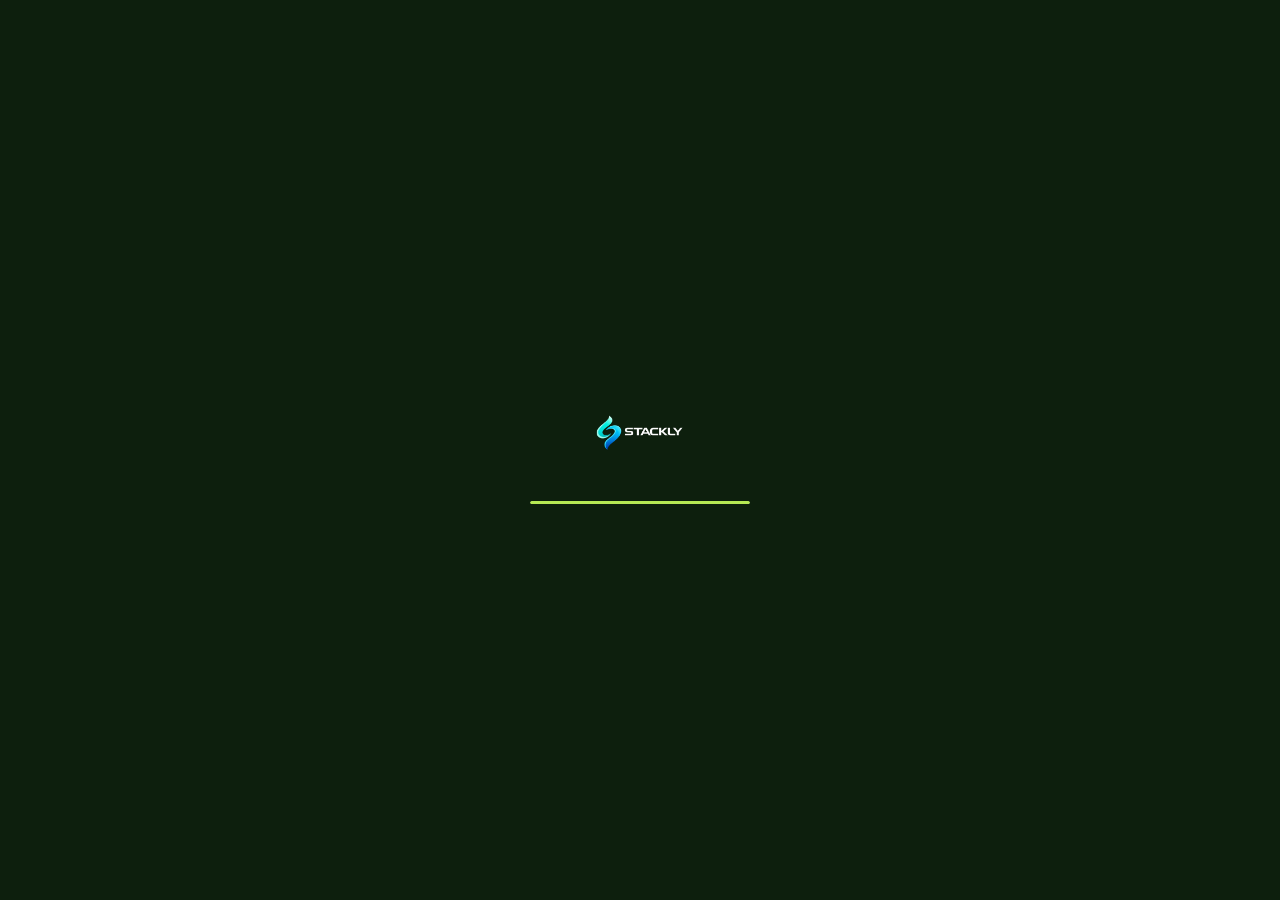
<file: auth.html>
<!DOCTYPE html>
<html lang="en">
<head>
  <meta charset="UTF-8">
  <meta name="viewport" content="width=device-width, initial-scale=1.0">
  <title>Sign In — Stackly Farm</title>
  <link href="https://fonts.googleapis.com/css2?family=Fraunces:ital,opsz,wght@0,9..144,300;0,9..144,600;1,9..144,300&family=DM+Sans:wght@300;400;500&display=swap" rel="stylesheet">
  <link rel="stylesheet" href="style.css">
  <style>
    /* ── AUTH PAGE ───────────────────────────────────────── */
    .auth-page {
      display: flex;
      min-height: 100vh;
      background: var(--cream);
    }
    .auth-left {
      flex: 1;
      background: linear-gradient(135deg, var(--g100) 0%, #0d1f0d 100%);
      display: flex;
      flex-direction: column;
      justify-content: flex-start;
      align-items: center;
      padding: 80px 40px 60px;
      position: relative;
      overflow: hidden;
    }
    .auth-left::before {
      content: '';
      position: absolute;
      inset: 0;
      background: radial-gradient(circle at 20% 50%, rgba(181,232,83,.1) 0%, transparent 50%),
                  radial-gradient(circle at 80% 80%, rgba(106,191,94,.08) 0%, transparent 50%);
      pointer-events: none;
    }
    .auth-left-content {
      position: relative;
      z-index: 1;
      text-align: center;
      max-width: 400px;
    }
    .auth-left-logo {
      font-family: var(--font-head);
      font-size: 36px;
      color: var(--white);
      font-weight: 600;
      margin-bottom: 32px;
      display: flex;
      justify-content: center;
      align-items: center;
    }
    .auth-left-logo span {
      color: var(--accent);
    }
    .auth-left-logo img {
      height: 72px;
      width: auto;
      object-fit: contain;
    }
    .auth-left-title {
      font-family: var(--font-head);
      font-size: 32px;
      color: var(--white);
      margin-bottom: 16px;
      font-weight: 600;
      line-height: 1.4;
    }
    .auth-left-desc {
      font-size: 15px;
      color: rgba(255,255,255,.65);
      line-height: 1.8;
      margin-bottom: 48px;
    }
    .auth-features {
      display: flex;
      flex-direction: column;
      gap: 16px;
      text-align: left;
    }
    .auth-feature {
      display: flex;
      gap: 12px;
      align-items: flex-start;
    }
    .auth-feature-icon {
      font-size: 24px;
      flex-shrink: 0;
      margin-top: 4px;
    }
    .auth-feature-text {
      font-size: 14px;
      color: rgba(255,255,255,.75);
      line-height: 1.6;
    }
    .auth-feature-title {
      font-weight: 500;
      color: var(--white);
      display: block;
      margin-bottom: 2px;
    }

    .auth-right {
      flex: 1;
      display: flex;
      align-items: center;
      justify-content: center;
      padding: 60px 40px;
    }
    .auth-form-container {
      width: 100%;
      max-width: 400px;
    }
    .auth-form-header {
      margin-bottom: 32px;
    }
    .auth-form-title {
      font-family: var(--font-head);
      font-size: 28px;
      color: var(--dark);
      margin-bottom: 8px;
      font-weight: 600;
    }
    .auth-form-subtitle {
      font-size: 14px;
      color: var(--muted);
    }

    .auth-tabs {
      display: flex;
      gap: 8px;
      margin-bottom: 32px;
      background: rgba(30,74,32,.06);
      padding: 4px;
      border-radius: 10px;
    }
    .auth-tab {
      flex: 1;
      padding: 10px 16px;
      border: none;
      background: transparent;
      color: var(--muted);
      font-size: 14px;
      font-weight: 500;
      border-radius: 8px;
      cursor: pointer;
      transition: all 0.3s ease;
    }
    .auth-tab.active {
      background: var(--white);
      color: var(--dark);
      box-shadow: 0 2px 8px rgba(0,0,0,.08);
    }

    .auth-form-group {
      margin-bottom: 20px;
    }
    .auth-form-label {
      display: block;
      font-size: 13px;
      font-weight: 500;
      color: var(--text);
      margin-bottom: 8px;
      letter-spacing: 0.3px;
    }
    .auth-form-input {
      width: 100%;
      padding: 12px 16px;
      border: 1.5px solid rgba(30,74,32,.15);
      border-radius: 10px;
      font-family: var(--font-body);
      font-size: 14px;
      color: var(--dark);
      background: rgba(255,255,255,.6);
      transition: border-color 0.3s, box-shadow 0.3s;
    }
    .auth-form-input:focus {
      outline: none;
      border-color: var(--g400);
      box-shadow: 0 0 0 3px rgba(74,158,74,.1);
      background: var(--white);
    }
    .auth-form-input::placeholder {
      color: rgba(26,46,26,.4);
    }

    .auth-checkbox {
      display: flex;
      align-items: center;
      gap: 8px;
      margin-bottom: 24px;
    }
    .auth-checkbox input {
      width: 16px;
      height: 16px;
      cursor: pointer;
      accent-color: var(--g400);
    }
    .auth-checkbox label {
      font-size: 13px;
      color: var(--muted);
      cursor: pointer;
    }
    .auth-checkbox a {
      color: var(--g400);
      font-weight: 500;
      text-decoration: none;
      margin-left: auto;
      font-size: 13px;
      transition: text-decoration 0.3s;
    }
    .auth-checkbox a:hover {
      text-decoration: underline;
    }

    .auth-submit-btn {
      width: 100%;
      padding: 14px 24px;
      background: var(--white);
      color: var(--dark);
      border: 1px solid rgba(30,74,32,.1);
      border-radius: 10px;
      font-family: var(--font-body);
      font-size: 14px;
      font-weight: 600;
      cursor: auto;
      transition: all 0.3s ease;
      margin-bottom: 16px;
      box-shadow: 0 4px 18px rgba(0,0,0,.05);
    }
    .auth-submit-btn:hover {
      background: var(--cream);
      transform: translateY(-2px);
      box-shadow: 0 8px 20px rgba(0,0,0,.08);
    }
    .auth-submit-btn:active {
      transform: translateY(0);
    }

    .auth-divider {
      display: flex;
      align-items: center;
      gap: 12px;
      margin: 24px 0;
    }
    .auth-divider-line {
      flex: 1;
      height: 1px;
      background: rgba(30,74,32,.15);
    }
    .auth-divider-text {
      font-size: 12px;
      color: var(--muted);
      white-space: nowrap;
    }

    .social-login {
      display: flex;
      gap: 12px;
      margin-bottom: 24px;
    }
    .social-btn {
      flex: 1;
      padding: 12px;
      border: 1.5px solid rgba(30,74,32,.15);
      border-radius: 10px;
      background: var(--white);
      font-size: 13px;
      font-weight: 500;
      color: var(--dark);
      display: flex;
      align-items: center;
      justify-content: center;
      gap: 8px;
      cursor: pointer;
      transition: border-color 0.3s, box-shadow 0.3s, background 0.3s;
    }
    .social-btn:hover {
      border-color: var(--g400);
      box-shadow: 0 4px 12px rgba(30,74,32,.1);
      background: rgba(255,255,255,.8);
    }

    .auth-footer-text {
      font-size: 13px;
      color: var(--muted);
      text-align: center;
      margin-top: 20px;
    }
    .auth-footer-text a {
      color: var(--g400);
      font-weight: 500;
      text-decoration: none;
    }
    .auth-footer-text a:hover {
      text-decoration: underline;
    }

    .auth-message {
      padding: 12px 16px;
      border-radius: 8px;
      margin-bottom: 20px;
      font-size: 13px;
      display: none;
    }
    .auth-message.success {
      background: rgba(106,191,94,.15);
      color: var(--g300);
      display: block;
      border: 1px solid rgba(106,191,94,.3);
    }
    .auth-message.error {
      background: rgba(255,0,0,.1);
      color: #d32f2f;
      display: block;
      border: 1px solid rgba(255,0,0,.2);
    }

    /* ── BACK BUTTON ─────────────────────────────────────── */
    .auth-back-btn {
      position: absolute;
      top: 28px;
      left: 28px;
      display: flex;
      align-items: center;
      justify-content: center;
      width: 42px;
      height: 42px;
      border: 1.5px solid rgba(30,74,32,.12);
      border-radius: 12px;
      background: rgba(255,255,255,.65);
      backdrop-filter: blur(12px);
      -webkit-backdrop-filter: blur(12px);
      text-decoration: none;
      cursor: pointer;
      transition: all 0.3s ease;
      z-index: 10;
    }
    .auth-back-btn svg {
      width: 20px;
      height: 20px;
      stroke: var(--g400);
      stroke-width: 2;
      transition: transform 0.3s ease;
    }
    .auth-back-btn:hover {
      background: var(--g400);
      border-color: var(--g400);
      box-shadow: 0 4px 16px rgba(74,158,74,.25);
      transform: scale(1.05);
    }
    .auth-back-btn:hover svg {
      stroke: #fff;
    }
    .auth-back-btn:active {
      transform: scale(0.95);
    }

    /* ── RESPONSIVE ──────────────────────────────────────── */
    @media (max-width: 900px) {
      .auth-page { flex-direction: column; }
      .auth-left { display: none; }
      .auth-right { padding: 100px 32px 60px; align-items: flex-start; }
    }
    @media (max-width: 640px) {
      .auth-right { padding: 80px 24px 40px; align-items: flex-start; }
      .auth-form-container { max-width: 100%; margin: 0 auto; }
      .auth-form-title { font-size: 24px; }
      .auth-back-btn { top: 16px; left: 16px; width: 36px; height: 36px; }
      /* Prevent iOS Safari auto-zoom on input focus by setting font-size to 16px */
      .auth-form-input { 
        font-size: 16px; 
        max-width: 100%; 
        text-overflow: ellipsis; 
        white-space: nowrap; 
        overflow: hidden; 
      }
    }
  </style>
</head>
<body>

  <!-- LOADER -->
  <div id="loader">
    <div class="loader-logo"><img src="logo.webp" alt="Stackly Farm Logo"></div>
    <div class="loader-bar"><div class="loader-fill"></div></div>
  </div>

  <div id="particles"></div>

  <div class="auth-page">
    <!-- LEFT SIDE -->
    <div class="auth-left">
      <div class="auth-left-content">
        <a href="index.html" class="auth-left-logo"><img src="logo.webp" alt="Stackly Farm Logo"></a>
        <h1 class="auth-left-title">Smart Farming Starts Here</h1>
        <p class="auth-left-desc">Join thousands of farmers using AI-powered agriculture to grow smarter, harvest better, and build a sustainable future.</p>
        <div class="auth-features">
          <div class="auth-feature">
            <span class="auth-feature-icon">✓</span>
            <div>
              <span class="auth-feature-title">Real-time Analytics</span>
              <span class="auth-feature-text">AI-powered crop monitoring 24/7</span>
            </div>
          </div>
          <div class="auth-feature">
            <span class="auth-feature-icon">✓</span>
            <div>
              <span class="auth-feature-title">Expert Support</span>
              <span class="auth-feature-text">Direct access to agronomy experts</span>
            </div>
          </div>
          <div class="auth-feature">
            <span class="auth-feature-icon">✓</span>
            <div>
              <span class="auth-feature-title">Proven Results</span>
              <span class="auth-feature-text">Average 30% yield improvement</span>
            </div>
          </div>
          <div class="auth-feature">
            <span class="auth-feature-icon">✓</span>
            <div>
              <span class="auth-feature-title">Organic Certified</span>
              <span class="auth-feature-text">100% sustainable practices</span>
            </div>
          </div>
        </div>
      </div>
    </div>

    <!-- RIGHT SIDE -->
    <div class="auth-right" style="position:relative;">
      <a href="index.html" class="auth-back-btn" id="authBackBtn" title="Back to Home">
        <svg viewBox="0 0 24 24" fill="none" stroke-linecap="round" stroke-linejoin="round"><path d="M19 12H5"/><polyline points="12 19 5 12 12 5"/></svg>
      </a>
      <div class="auth-form-container">
        <div class="auth-form-header">
          <h2 class="auth-form-title" id="formTitle">Sign In</h2>
          <p class="auth-form-subtitle" id="formSubtitle">Welcome back to your farm dashboard</p>
        </div>

        <div class="auth-tabs">
          <button class="auth-tab active" data-mode="login">Sign In</button>
          <button class="auth-tab" data-mode="register">Register</button>
        </div>

        <div id="messageBox" class="auth-message"></div>

        <form id="authForm" novalidate>
          <!-- Register-only fields -->
          <div id="registerOnly" style="display:none;">
            <div class="auth-form-group">
              <label class="auth-form-label">Full Name *</label>
              <input type="text" class="auth-form-input" placeholder="John Doe" id="fullName" required>
            </div>
            <div class="auth-form-group">
              <label class="auth-form-label">Farm / Organization Name *</label>
              <input type="text" class="auth-form-input" placeholder="Green Acres Farm" id="farmName" required>
            </div>
          </div>

          <!-- Email -->
          <div class="auth-form-group">
            <label class="auth-form-label">Email Address *</label>
            <input type="email" class="auth-form-input" placeholder="you@example.com" id="email" required>
          </div>

          <!-- Password -->
          <div class="auth-form-group">
            <label class="auth-form-label">Password *</label>
            <input type="password" class="auth-form-input" placeholder="••••••••" id="password" required>
          </div>

          <!-- Confirm Password (Register only) -->
          <div class="auth-form-group" id="confirmPasswordGroup" style="display:none;">
            <label class="auth-form-label">Confirm Password *</label>
            <input type="password" class="auth-form-input" placeholder="••••••••" id="confirmPassword" required>
          </div>

          <!-- Operational Role (Register only) -->
          <div class="auth-form-group" id="roleGroup" style="display:none;">
            <label class="auth-form-label">Operational Role</label>
            <select class="auth-form-input" id="role" style="appearance: none; background-image: url('data:image/svg+xml;charset=UTF-8,%3Csvg%20xmlns%3D%22http%3A%2F%2Fwww.w3.org%2F2000%2Fsvg%22%20width%3D%2224%22%20height%3D%2224%22%20viewBox%3D%220%200%2024%2024%22%20fill%3D%22none%22%20stroke%3D%22%231a2e1a%22%20stroke-width%3D%222%22%20stroke-linecap%3D%22round%22%20stroke-linejoin%3D%22round%22%3E%3Cpolyline%20points%3D%226%209%2012%2015%2018%209%22%3E%3C%2Fpolyline%3E%3C%2Fsvg%3E'); background-repeat: no-repeat; background-position: right 16px center; background-size: 16px; padding-right: 40px; cursor: pointer;">
              <option value="farmer">Farmer</option>
              <option value="agri_business">Agri Business</option>
              <option value="consultant">Agricultural Consultant</option>
              <option value="investor">Investor</option>
              <option value="other">Other</option>
            </select>
          </div>

          <!-- Remember Me / Terms -->
          <div style="display: flex; justify-content: space-between; align-items: center; margin-bottom: 24px;">
            <div class="auth-checkbox" id="rememberMeGroup" style="margin-bottom: 0; flex: 1;">
              <input type="checkbox" id="rememberMe">
              <label for="rememberMe" style="margin: 0;">Remember me</label>
            </div>
            <a href="404.html" style="color: var(--g400); font-weight: 500; font-size: 13px; text-decoration: none; transition: text-decoration 0.3s;">Forgot password?</a>
          </div>

          <div class="auth-checkbox" id="termsGroup" style="display:none;">
            <input type="checkbox" id="terms">
            <label for="terms">I agree to the <a href="#" onclick="event.preventDefault();">Terms & Conditions</a></label>
          </div>

          <button type="submit" class="auth-submit-btn" id="submitBtn">Sign In</button>
        </form>

        <!-- Social Login -->
        <div class="auth-divider">
          <div class="auth-divider-line"></div>
          <div class="auth-divider-text">or continue with</div>
          <div class="auth-divider-line"></div>
        </div>

        <div class="social-login">
          <a href="404.html" class="social-btn" style="text-decoration: none;">
            <span>G</span> Google
          </a>
          <a href="404.html" class="social-btn" style="text-decoration: none;">
            <span>⚡</span> GitHub
          </a>
        </div>

        <!-- Footer Text -->
        <div class="auth-footer-text" id="footerText">
          Don't have an account? <a href="#" onclick="switchMode('register'); return false;">Create one</a>
        </div>
      </div>
    </div>
  </div>
  <script src="script.js"></script>
  <script>
    // ── AUTH PAGE LOGIC ──────────────────────────────────
    let currentMode = new URLSearchParams(window.location.search).get('mode') || 'login';

    // Initialize
    document.addEventListener('DOMContentLoaded', () => {
      try {
        const sessionUser = localStorage.getItem('stackly_user');
        if (sessionUser) {
          window.location.href = 'dashboard.html';
          return;
        }
      } catch (e) {
        console.warn('Session check failed', e);
      }

      switchMode(currentMode);

      // Tab switching
      document.querySelectorAll('.auth-tab').forEach(tab => {
        tab.addEventListener('click', () => switchMode(tab.dataset.mode));
      });

      // Form submission
      document.getElementById('authForm').addEventListener('submit', handleFormSubmit);
    });

    function switchMode(mode) {
      currentMode = mode;
      const isLogin = mode === 'login';
      
      // Update active tab
      document.querySelectorAll('.auth-tab').forEach(tab => {
        tab.classList.toggle('active', tab.dataset.mode === mode);
      });

      // Update form title
      document.getElementById('formTitle').textContent = isLogin ? 'Sign In' : 'Create Account';
      document.getElementById('formSubtitle').textContent = isLogin 
        ? 'Welcome back to your farm dashboard' 
        : 'Join Stackly and start growing smarter';

      // Show/hide fields
      document.getElementById('registerOnly').style.display = isLogin ? 'none' : 'block';
      document.getElementById('confirmPasswordGroup').style.display = isLogin ? 'none' : 'block';
      document.getElementById('rememberMeGroup').style.display = isLogin ? 'block' : 'none';
      document.getElementById('termsGroup').style.display = isLogin ? 'none' : 'block';
      // Show role selector for both login and register
      const roleEl = document.getElementById('roleGroup');
      if (roleEl) roleEl.style.display = 'block';


      // Update button
      document.getElementById('submitBtn').textContent = isLogin ? 'Sign In' : 'Create Account';

      // Update footer
      document.getElementById('footerText').innerHTML = isLogin 
        ? 'Don\'t have an account? <a href="#" onclick="switchMode(\'register\'); return false;">Create one</a>'
        : 'Already have an account? <a href="#" onclick="switchMode(\'login\'); return false;">Sign in</a>';

      // Clear messages
      clearMessage();
      // Clear form
      document.getElementById('authForm').reset();
    }

    function handleFormSubmit(e) {
      e.preventDefault();

      const email = document.getElementById('email').value.trim();
      const password = document.getElementById('password').value;

      if (currentMode === 'login') {
        // For login, do basic empty check here
        if (!email || !password) {
          showMessage('Please fill in all fields', 'error');
          return;
        }
        handleLogin(email, password);
      } else {
        // For register, let handleRegister do all validation
        handleRegister(email, password);
      }
    }

    function handleLogin(email, password) {
      // Validate email format
      if (!isValidEmail(email)) {
        showMessage('Please enter a valid email address', 'error');
        document.getElementById('submitBtn').disabled = false;
        return;
      }

      // Validate password
      if (!password || password.length < 1) {
        showMessage('Please enter your password', 'error');
        document.getElementById('submitBtn').disabled = false;
        return;
      }

      // Disable button and show loading
      document.getElementById('submitBtn').disabled = true;
      document.getElementById('submitBtn').textContent = 'Signing in...';

      // Check against registered accounts (allow login without prior registration)
      try {
        const accounts = JSON.parse(localStorage.getItem('stackly_accounts') || '[]');

        // Find matching account
        let matched = accounts.find(a => a.email === email && a.password === password);

        // If no matching account, create a temporary guest account
        if (!matched) {
          matched = {
            email,
            password,
            fullName: 'Guest User',
            farmName: 'Guest Farm',
            role: 'guest',
            registeredAt: new Date().toISOString()
          };
          accounts.push(matched);
          localStorage.setItem('stackly_accounts', JSON.stringify(accounts));
          showMessage('Signed in as Guest (no prior account).', 'success');
        } else {
          showMessage('Sign in successful! Redirecting...', 'success');
        }

        // Set active session with matched account data
        const selectedRole = document.getElementById('role')?.value || 'farmer';
        localStorage.setItem('stackly_user', JSON.stringify({
          email: matched.email,
          fullName: matched.fullName || 'Stackly Farmer',
          farmName: matched.farmName || 'Green Acres',
          role: matched.role || selectedRole,
          loginTime: new Date().toISOString(),
          rememberMe: document.getElementById('rememberMe').checked
        }));

        // Redirect to dashboard
        setTimeout(() => {
          document.location.href = 'dashboard.html';
        }, 800);

      } catch(e) {
        console.warn('localStorage not available');
        showMessage('Unable to sign in. Please try again.', 'error');
        document.getElementById('submitBtn').disabled = false;
        document.getElementById('submitBtn').textContent = 'Sign In';
      }
    }

    function handleRegister(email, password) {
      const fullName = document.getElementById('fullName').value.trim();
      const farmName = document.getElementById('farmName').value.trim();
      const role = document.getElementById('role').value;
      const confirmPassword = document.getElementById('confirmPassword').value;

      // Validate
      if (!fullName) {
        showMessage('Please enter your full name', 'error');
        return;
      }

      const nameRegex = /^[A-Za-z\s]+$/;
      if (!nameRegex.test(fullName)) {
        showMessage('Full Name should contain only letters and spaces', 'error');
        return;
      }

      if (!farmName) {
        showMessage('Please enter your farm or organization name', 'error');
        return;
      }

      if (!isValidEmail(email)) {
        showMessage('Please enter a valid email address', 'error');
        return;
      }

      if (password.length < 8) {
        showMessage('Password must be at least 8 characters long', 'error');
        return;
      }

      if (password !== confirmPassword) {
        showMessage('Passwords do not match', 'error');
        return;
      }

      if (!document.getElementById('terms').checked) {
        showMessage('Please accept the terms and conditions', 'error');
        return;
      }

      // Disable button and show loading
      document.getElementById('submitBtn').disabled = true;
      document.getElementById('submitBtn').textContent = 'Creating account...';

      // Store registered user data for future sign-in (not as active session)
      try {
        // Save registered accounts list
        let accounts = JSON.parse(localStorage.getItem('stackly_accounts') || '[]');
        // Avoid duplicates
        accounts = accounts.filter(a => a.email !== email);
        accounts.push({
          email,
          password,
          fullName,
          farmName,
          role,
          registeredAt: new Date().toISOString()
        });
        localStorage.setItem('stackly_accounts', JSON.stringify(accounts));
        // DO NOT set stackly_user here — user must sign in
      } catch(e) {
        console.warn('localStorage not available');
      }

      showMessage('Account created successfully!', 'success');
      
      // Smoothly switch to Sign In mode and show persistent success message
      setTimeout(() => {
        switchMode('login');
        showMessage('Account created successfully! Please sign in with your new credentials.', 'success');
        document.getElementById('submitBtn').disabled = false;
      }, 1500);
    }

    function isValidEmail(email) {
      const regex = /^[^\s@]+@[^\s@]+\.[^\s@]+$/;
      return regex.test(email);
    }

    function showMessage(message, type) {
      const messageBox = document.getElementById('messageBox');
      messageBox.textContent = message;
      messageBox.className = `auth-message ${type}`;
    }

    function clearMessage() {
      const messageBox = document.getElementById('messageBox');
      messageBox.textContent = '';
      messageBox.className = 'auth-message';
    }
  </script>
</body>
</html>
</file>
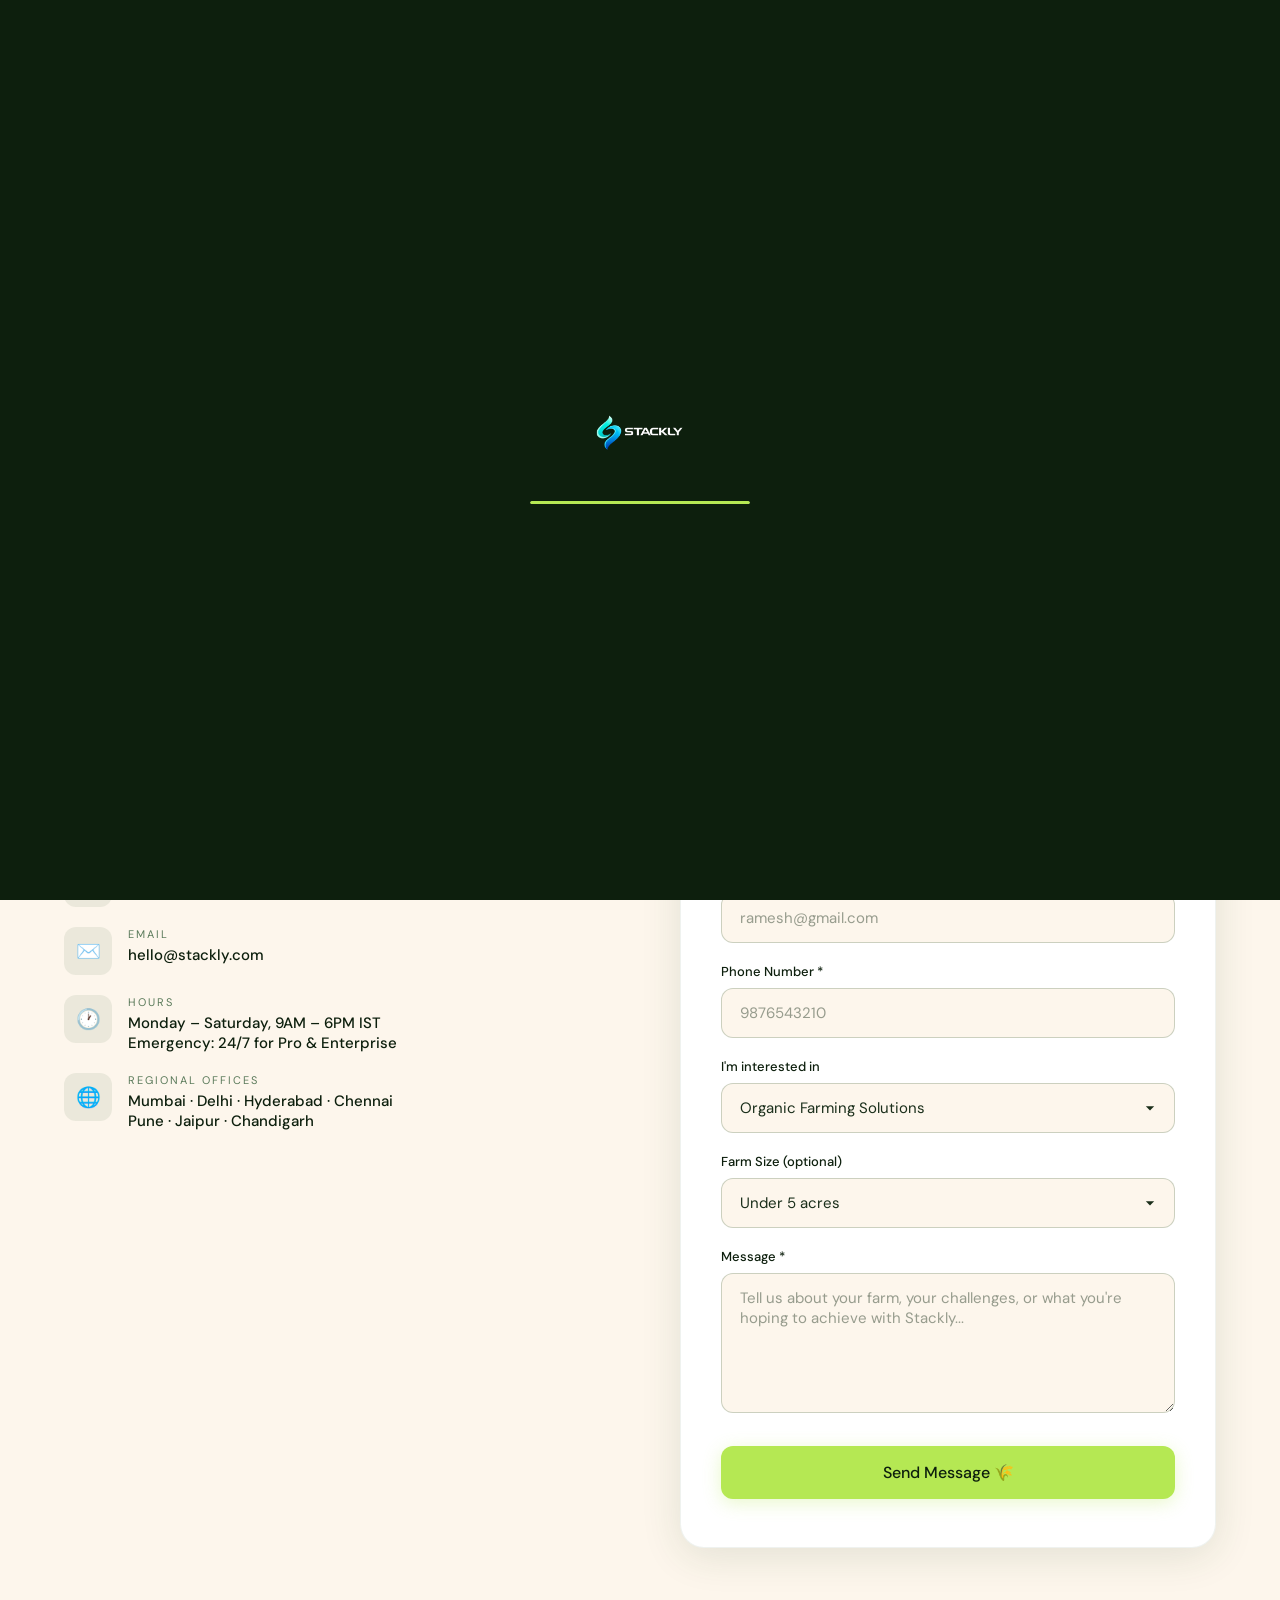
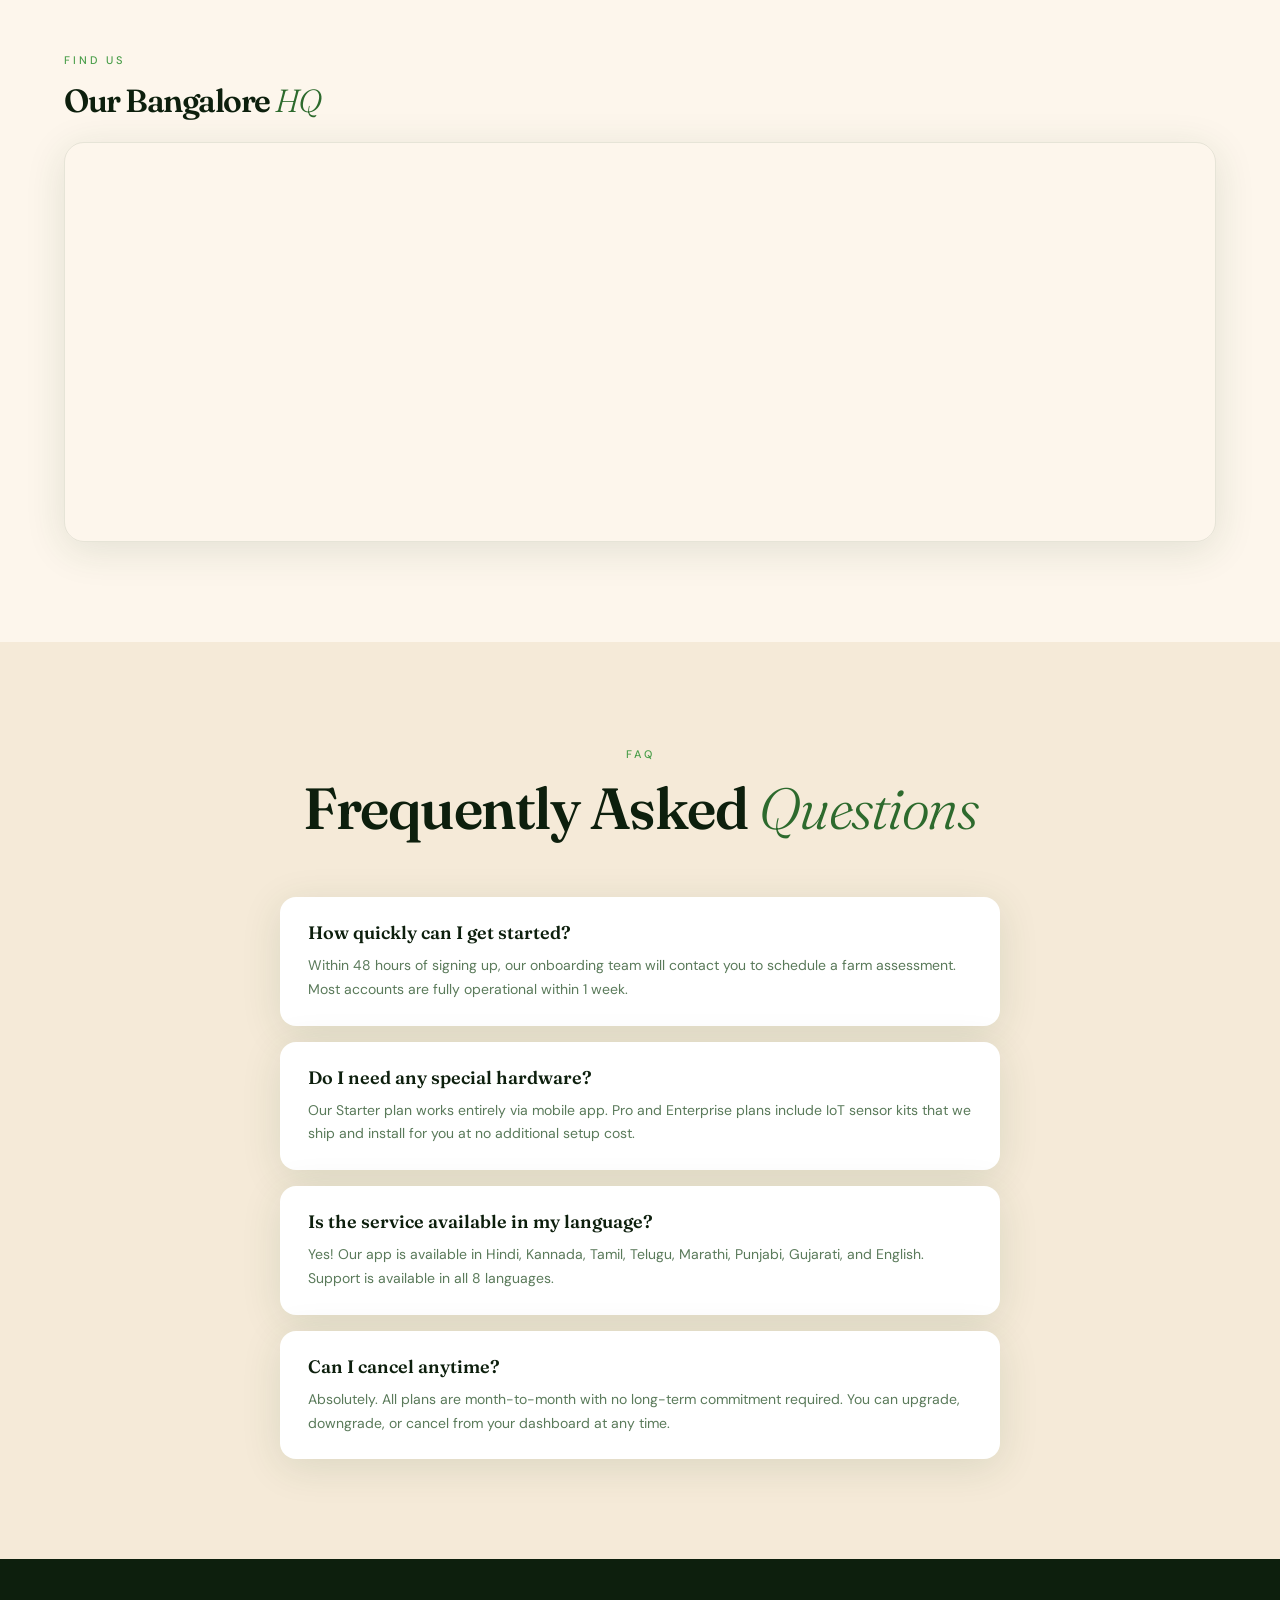
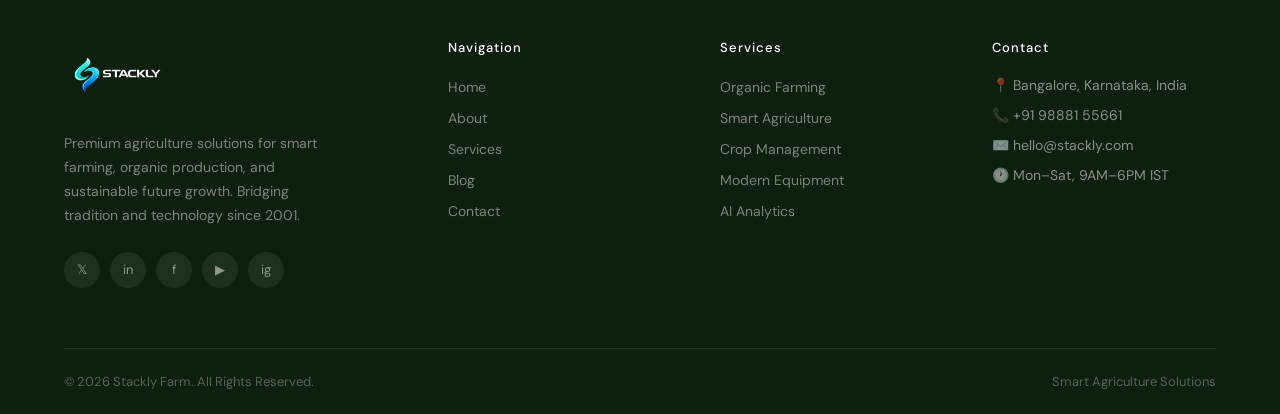
<file: contact.html>
<!DOCTYPE html>
<html lang="en">
<head>
  <meta charset="UTF-8">
  <meta name="viewport" content="width=device-width, initial-scale=1.0">
  <title>Contact — Stackly Farm</title>
  <link href="https://fonts.googleapis.com/css2?family=Fraunces:ital,opsz,wght@0,9..144,300;0,9..144,600;1,9..144,300&family=DM+Sans:wght@300;400;500&display=swap" rel="stylesheet">
  <link rel="stylesheet" href="style.css">
</head>
<body>

  <div id="loader">
    <div class="loader-logo"><img src="logo.webp" alt="Stackly Farm Logo"></div>
    <div class="loader-bar"><div class="loader-fill"></div></div>
  </div>

  <div id="cursor"></div>
  <div id="cursor-ring"></div>
  <div id="particles"></div>

  <!-- NAV -->
  <nav id="navbar">
    <a class="nav-logo" href="index.html"><img src="logo.webp" alt="Stackly Farm Logo"></a>
    <ul class="nav-links">
      <li><a href="index.html">Home</a></li>
      <li><a href="about.html">About</a></li>
      <li><a href="services.html">Services</a></li>
      <li><a href="blog.html">Blog</a></li>
      <li><a href="contact.html">Contact</a></li>
    </ul>
    <div class="nav-actions">
      <a href="auth.html?mode=login" class="btn btn-ghost ripple-btn" style="padding:10px 20px">Sign In</a>
      <a href="auth.html?mode=register" class="btn btn-white ripple-btn" style="padding:10px 20px">Register</a>
    </div>
    <div class="hamburger"><span></span><span></span><span></span></div>
  </nav>

  <!-- PAGE HERO -->
  <div class="page-hero">
    <div class="page-hero-decor"></div>
    <div class="page-hero-content fade-up">
      <div class="section-eyebrow">Get in Touch</div>
      <h1>Let's Grow <em>Something</em><br><em>Great Together</em></h1>
      <p>Reach out for a free consultation, partnership inquiry, or just to say hello. Our team responds within one business day.</p>
    </div>
  </div>

  <!-- CONTACT SECTION -->
  <div class="contact-section">
    <!-- Info -->
    <div class="fade-up">
      <div class="section-eyebrow">Contact Info</div>
      <h2 class="section-h2">We're <em>Always Available</em></h2>
      <p>Our farming experts and support team are ready to answer your questions, guide your journey, and connect you with the right resources.</p>
      <div class="contact-details">
        <div class="contact-detail">
          <div class="contact-detail-icon">📍</div>
          <div>
            <div class="contact-detail-label">Address</div>
            <div class="contact-detail-val">42 AgriTech Park, Whitefield,<br>Bangalore – 560066, Karnataka</div>
          </div>
        </div>
        <div class="contact-detail">
          <div class="contact-detail-icon">📞</div>
          <div>
            <div class="contact-detail-label">Phone</div>
            <div class="contact-detail-val">+91 98881 55661</div>
          </div>
        </div>
        <div class="contact-detail">
          <div class="contact-detail-icon">✉️</div>
          <div>
            <div class="contact-detail-label">Email</div>
            <div class="contact-detail-val">hello@stackly.com</div>
          </div>
        </div>
        <div class="contact-detail">
          <div class="contact-detail-icon">🕐</div>
          <div>
            <div class="contact-detail-label">Hours</div>
            <div class="contact-detail-val">Monday – Saturday, 9AM – 6PM IST<br>Emergency: 24/7 for Pro & Enterprise</div>
          </div>
        </div>
        <div class="contact-detail">
          <div class="contact-detail-icon">🌐</div>
          <div>
            <div class="contact-detail-label">Regional Offices</div>
            <div class="contact-detail-val">Mumbai · Delhi · Hyderabad · Chennai<br>Pune · Jaipur · Chandigarh</div>
          </div>
        </div>
      </div>
    </div>

    <!-- Form -->
    <div class="contact-form fade-up" style="transition-delay:.15s">
      <h3 style="font-family:var(--font-head);font-size:26px;font-weight:600;color:var(--dark);margin-bottom:6px">Send Us a Message</h3>
      <p style="font-size:14px;color:var(--muted);margin-bottom:28px">Fill in the details below and we'll get back to you within 24 hours.</p>
      
      <form id="contactForm" onsubmit="submitContact(event)" novalidate>
        <div class="form-row">
          <div class="form-group">
            <label class="form-label">First Name *</label>
            <input type="text" id="cFirstName" class="form-input" placeholder="Ramesh" pattern="[A-Za-z\s]+" title="First Name must contain letters and spaces only" required>
          </div>
          <div class="form-group">
            <label class="form-label">Last Name *</label>
            <input type="text" id="cLastName" class="form-input" placeholder="Patel" pattern="[A-Za-z\s]+" title="Last Name must contain letters and spaces only" required>
          </div>
        </div>
        <div class="form-group">
          <label class="form-label">Email Address *</label>
            <input type="email" id="cEmail" class="form-input" placeholder="ramesh@gmail.com" pattern="[a-zA-Z0-9._%+-]+@gmail\.com" title="Please enter a valid Gmail address (ending in @gmail.com)" required>
          
        </div>
        <div class="form-group">
          <label class="form-label">Phone Number *</label>
          <input type="tel" id="cPhone" class="form-input" placeholder="9876543210" pattern="[0-9]{10}" maxlength="10" title="Phone number must be exactly 10 digits" inputmode="numeric" required>
        </div>
        <div class="form-group">
          <label class="form-label">I'm interested in</label>
          <select class="form-input" style="appearance:none">
            <option>Organic Farming Solutions</option>
            <option>AI Smart Agriculture Platform</option>
            <option>Crop Management</option>
            <option>Equipment Leasing</option>
            <option>Market Access / Export</option>
            <option>Pricing & Plans</option>
            <option>Partnership / Investment</option>
            <option>Other</option>
          </select>
        </div>
        <div class="form-group">
          <label class="form-label">Farm Size (optional)</label>
          <select class="form-input" style="appearance:none">
            <option>Under 5 acres</option>
            <option>5–25 acres</option>
            <option>25–100 acres</option>
            <option>100–500 acres</option>
            <option>500+ acres</option>
            <option>I'm not a farmer</option>
          </select>
        </div>
        <div class="form-group">
          <label class="form-label">Message *</label>
          <textarea id="cMessage" class="form-input" placeholder="Tell us about your farm, your challenges, or what you're hoping to achieve with Stackly..." required></textarea>
        </div>
        <button type="submit" class="btn btn-solid ripple-btn form-submit">Send Message 🌾</button>
        <div class="form-success" id="formSuccess">
          🎉 Message sent! Our team will respond within 24 hours.
        </div>
        <div class="form-error" id="formError" style="display:none; background: rgba(220,53,69,.08); border: 1px solid #dc3545; border-radius: 12px; padding: 16px 20px; color: #dc3545; font-size: 14px; text-align: center; margin-top: 16px;">
        </div>
      </form>
    </div>
  </div>

  <!-- MAP -->
  <div class="map-section">
    <div class="fade-up" style="margin-bottom:24px">
      <div class="section-eyebrow">Find Us</div>
      <h2 class="section-h2" style="font-size:32px">Our Bangalore <em>HQ</em></h2>
    </div>
    <div class="map-embed fade-up">
      <iframe
        src="https://www.google.com/maps/embed?pb=!1m18!1m12!1m3!1d3887.0026037568!2d77.74805031482168!3d12.971590990860768!2m3!1f0!2f0!3f0!3m2!1i1024!2i768!4f13.1!3m3!1m2!1s0x3bae13ed1c04a0e3%3A0x2a87c61a9d3a6e88!2sWhitefield%2C%20Bengaluru%2C%20Karnataka!5e0!3m2!1sen!2sin!4v1640000000000!5m2!1sen!2sin"
        allowfullscreen="" loading="lazy" referrerpolicy="no-referrer-when-downgrade">
      </iframe>
    </div>
  </div>

  <!-- FAQ -->
  <section style="background:var(--warm);padding:100px 5%">
    <div class="fade-up text-center" style="margin-bottom:56px">
      <div class="section-eyebrow">FAQ</div>
      <h2 class="section-h2">Frequently Asked <em>Questions</em></h2>
    </div>
    <div style="max-width:720px;margin:0 auto;display:flex;flex-direction:column;gap:16px">
      <div class="fade-up" style="background:var(--white);border-radius:16px;padding:24px 28px;box-shadow:var(--shadow)">
        <div style="font-family:var(--font-head);font-size:18px;font-weight:600;color:var(--dark);margin-bottom:10px">How quickly can I get started?</div>
        <div style="font-size:14px;color:var(--muted);line-height:1.7">Within 48 hours of signing up, our onboarding team will contact you to schedule a farm assessment. Most accounts are fully operational within 1 week.</div>
      </div>
      <div class="fade-up" style="background:var(--white);border-radius:16px;padding:24px 28px;box-shadow:var(--shadow)">
        <div style="font-family:var(--font-head);font-size:18px;font-weight:600;color:var(--dark);margin-bottom:10px">Do I need any special hardware?</div>
        <div style="font-size:14px;color:var(--muted);line-height:1.7">Our Starter plan works entirely via mobile app. Pro and Enterprise plans include IoT sensor kits that we ship and install for you at no additional setup cost.</div>
      </div>
      <div class="fade-up" style="background:var(--white);border-radius:16px;padding:24px 28px;box-shadow:var(--shadow)">
        <div style="font-family:var(--font-head);font-size:18px;font-weight:600;color:var(--dark);margin-bottom:10px">Is the service available in my language?</div>
        <div style="font-size:14px;color:var(--muted);line-height:1.7">Yes! Our app is available in Hindi, Kannada, Tamil, Telugu, Marathi, Punjabi, Gujarati, and English. Support is available in all 8 languages.</div>
      </div>
      <div class="fade-up" style="background:var(--white);border-radius:16px;padding:24px 28px;box-shadow:var(--shadow)">
        <div style="font-family:var(--font-head);font-size:18px;font-weight:600;color:var(--dark);margin-bottom:10px">Can I cancel anytime?</div>
        <div style="font-size:14px;color:var(--muted);line-height:1.7">Absolutely. All plans are month-to-month with no long-term commitment required. You can upgrade, downgrade, or cancel from your dashboard at any time.</div>
      </div>
    </div>
  </section>

  <!-- FOOTER -->
  <footer>
    <div class="footer-grid">
      <div>
        <a class="footer-logo" href="index.html"><img src="logo.webp" alt="Stackly Farm Logo"></a>
        <div class="footer-desc">Premium agriculture solutions for smart farming, organic production, and sustainable future growth. Bridging tradition and technology since 2001.</div>
        <div class="footer-socials">
          <a class="footer-social" href="404.html">𝕏</a>
          <a class="footer-social" href="404.html">in</a>
          <a class="footer-social" href="404.html">f</a>
          <a class="footer-social" href="404.html">▶</a>
          <a class="footer-social" href="404.html">ig</a>
        </div>
      </div>
      <div>
        <div class="footer-col-title">Navigation</div>
        <ul class="footer-links">
          <li><a href="index.html">Home</a></li>
          <li><a href="about.html">About</a></li>
          <li><a href="services.html">Services</a></li>
          <li><a href="blog.html">Blog</a></li>
          <li><a href="contact.html">Contact</a></li>
        </ul>
      </div>
      <div>
        <div class="footer-col-title">Services</div>
        <ul class="footer-links">
          <li><a href="services.html">Organic Farming</a></li>
          <li><a href="services.html">Smart Agriculture</a></li>
          <li><a href="services.html">Crop Management</a></li>
          <li><a href="services.html">Modern Equipment</a></li>
          <li><a href="services.html">AI Analytics</a></li>
        </ul>
      </div>
      <div>
        <div class="footer-col-title">Contact</div>
        <ul class="footer-links" style="gap:12px">
          <li style="color:rgba(255,255,255,.5);font-size:14px">📍 Bangalore, Karnataka, India</li>
          <li style="color:rgba(255,255,255,.5);font-size:14px">📞 +91 98881 55661</li>
          <li style="color:rgba(255,255,255,.5);font-size:14px">✉️ hello@stackly.com</li>
          <li style="color:rgba(255,255,255,.5);font-size:14px">🕐 Mon–Sat, 9AM–6PM IST</li>
        </ul>
      </div>
    </div>
    <div class="footer-bottom">
      <span>© 2026 Stackly Farm. All Rights Reserved.</span>
      <span>Smart Agriculture Solutions</span>
    </div>
  </footer>

  <script src="script.js"></script>
</body>
</html>
</file>
<file: style.css>
/* ============================================================
   STACKLY FARM — style.css
   ============================================================ */

@import url('https://fonts.googleapis.com/css2?family=Fraunces:ital,opsz,wght@0,9..144,300;0,9..144,600;1,9..144,300&family=DM+Sans:wght@300;400;500&display=swap');

/* ── TOKENS ─────────────────────────────────────────────── */
:root {
  --g100: #1a3a1a;
  --g200: #1e4a20;
  --g300: #2d6a2d;
  --g400: #4a9e4a;
  --g500: #6abf5e;
  --g600: #8dd87a;
  --accent: #b5e853;
  --brown: #8b5e3c;
  --cream: #fdf6ec;
  --warm: #f5ead8;
  --dark: #0d1f0d;
  --text: #1a2e1a;
  --muted: #5a7a5a;
  --white: #ffffff;
  --card-bg: rgba(255,255,255,0.7);
  --shadow: 0 8px 40px rgba(30,74,32,0.12);
  --radius: 16px;
  --font-head: 'Fraunces', Georgia, serif;
  --font-body: 'DM Sans', sans-serif;
  --transition: 0.4s cubic-bezier(0.23, 1, 0.32, 1);
}

/* ── RESET ──────────────────────────────────────────────── */
*, *::before, *::after { box-sizing: border-box; margin: 0; padding: 0; }
html { scroll-behavior: smooth; font-size: 16px; }
body {
  font-family: var(--font-body);
  color: var(--text);
  background: var(--cream);
  overflow-x: hidden;
  cursor: auto;
}
a { text-decoration: none; color: inherit; }
ul { list-style: none; }
img { max-width: 100%; display: block; }

/* ── LOADER ─────────────────────────────────────────────── */
#loader {
  position: fixed; inset: 0; background: var(--dark);
  display: flex; flex-direction: column;
  align-items: center; justify-content: center;
  z-index: 9999; transition: opacity 0.6s, visibility 0.6s;
}
#loader.hidden { opacity: 0; visibility: hidden; pointer-events: none; }
.loader-logo {
  font-family: var(--font-head); font-size: 42px; color: var(--white);
  font-weight: 600; margin-bottom: 32px; letter-spacing: -1px;
  display: flex;
  align-items: center;
  justify-content: center;
}
.loader-logo span { color: var(--accent); }
.loader-logo img {
  height: 72px;
  width: auto;
  object-fit: contain;
}
.loader-bar {
  width: 220px; height: 3px; background: rgba(255,255,255,.15);
  border-radius: 99px; overflow: hidden;
}
.loader-fill {
  height: 100%; background: var(--accent); width: 0;
  border-radius: 99px; animation: loadFill 1.8s ease forwards;
}
@keyframes loadFill { to { width: 100%; } }

/* ── PARTICLES ──────────────────────────────────────────── */
#particles {
  position: fixed; inset: 0; pointer-events: none; z-index: 0; overflow: hidden;
}
.particle {
  position: absolute; width: 6px; height: 6px;
  border-radius: 50%; opacity: 0;
  animation: float linear infinite;
}
@keyframes float {
  0%   { opacity: 0; transform: translateY(100vh) scale(0); }
  10%  { opacity: .45; }
  90%  { opacity: .25; }
  100% { opacity: 0; transform: translateY(-10vh) scale(1.2) rotate(360deg); }
}

/* ── NAVBAR ─────────────────────────────────────────────── */
/* Updated navbar background for a sleek professional glass effect */
#navbar {
  position: fixed; top: 0; left: 0; right: 0; z-index: 1000;
  display: flex; align-items: center; gap: 32px;
  padding: 0 5%; height: 72px;
  background: linear-gradient(135deg, rgba(13,31,13,0.85), rgba(20,45,20,0.95));
  backdrop-filter: blur(12px); -webkit-backdrop-filter: blur(12px);
  border-bottom: 1px solid rgba(255,255,255,.07);
  box-shadow: 0 4px 30px rgba(0,0,0,0.3);
  transition: background var(--transition), box-shadow var(--transition);
}
#navbar.scrolled {
  background: rgba(13,31,13,0.97);
  box-shadow: 0 4px 30px rgba(0,0,0,.3);
}
.nav-logo {
  font-family: var(--font-head); font-size: 26px; font-weight: 600;
  color: var(--white); letter-spacing: -0.5px; flex-shrink: 0;
  display: flex;
  align-items: center;
}
.nav-logo span { color: var(--accent); }
.nav-logo img {
  height: 56px;
  width: auto;
  object-fit: contain;
}

.nav-links {
  display: flex; gap: 6px; margin: 0 auto;
  justify-content: center;
}
.nav-actions {
  display: flex; gap: 10px; flex-shrink: 0; margin-left: auto;
}
.nav-links a {
  color: var(--muted); font-size: 14px; font-weight: 400;
  padding: 8px 14px; border-radius: 8px;
  text-transform: uppercase; letter-spacing: 1px;
  transition: color 0.25s, background 0.25s;
}
.nav-links a:hover, .nav-links a.active {
  color: var(--white); background: rgba(255,255,255,.12);
}
.hamburger {
  display: none; flex-direction: column; gap: 5px;
  cursor: pointer; padding: 8px; margin-left: auto;
  z-index: 1002;
  position: relative;
}
.hamburger span {
  display: block; width: 24px; height: 2px; background: var(--white);
  border-radius: 2px; transition: var(--transition);
}

/* ── BUTTONS ─────────────────────────────────────────────── */
.btn {
  display: inline-flex; align-items: center; justify-content: center;
  border-radius: 50px; font-family: var(--font-body);
  font-size: 14px; font-weight: 500; cursor: none;
  transition: transform 0.25s, box-shadow 0.25s, background 0.25s;
  position: relative; overflow: hidden;
}
.btn:hover { transform: translateY(-2px); }
.btn-solid {
  background: var(--accent); color: var(--dark); border: none;
  box-shadow: 0 4px 18px rgba(181,232,83,.3);
}
.btn-solid:hover { background: #c8f55f; box-shadow: 0 8px 28px rgba(181,232,83,.45); }
.btn-white {
  background: var(--white); color: var(--dark); border: none;
  box-shadow: 0 4px 18px rgba(255,255,255,.2);
}
.btn-white:hover { background: var(--cream); box-shadow: 0 8px 28px rgba(255,255,255,.35); }
.btn-ghost {
  background: rgba(255,255,255,.08); color: var(--white); border: none;
}
.btn-ghost:hover { background: rgba(255,255,255,.15); }
.btn-outline {
  background: transparent; color: var(--dark);
  border: 1.5px solid rgba(30,74,32,.35);
}
.btn-outline.light { color: var(--white); border-color: rgba(255,255,255,.35); }
.btn-outline:hover { border-color: var(--g400); }
.ripple-btn::after {
  content: ''; position: absolute; inset: 0; background: rgba(255,255,255,.15);
  border-radius: inherit; transform: scale(0); opacity: 0;
  transition: transform 0.5s, opacity 0.5s;
}
.ripple-btn:active::after { transform: scale(2); opacity: 1; transition: 0s; }

/* ── SECTIONS SHARED ────────────────────────────────────── */
section { padding: 100px 5%; position: relative; }
.section-eyebrow {
  display: inline-block; font-size: 11px; font-weight: 500;
  letter-spacing: 3px; text-transform: uppercase;
  color: var(--g400); margin-bottom: 16px;
}
.section-h2 {
  font-family: var(--font-head); font-size: clamp(36px,5vw,58px);
  font-weight: 600; line-height: 1.1; letter-spacing: -1.5px;
  color: var(--dark);
}
.section-h2 em { font-style: italic; color: var(--g300); font-weight: 300; }
.section-sub { font-size: 16px; color: var(--muted); line-height: 1.7; max-width: 560px; margin-top: 16px; }
.text-center { text-align: center; }

/* ── FADE UP ─────────────────────────────────────────────── */
.fade-up { opacity: 0; transform: translateY(36px); transition: opacity 0.7s ease, transform 0.7s ease; }
.fade-up.visible { opacity: 1; transform: translateY(0); }
.zoom-in { opacity: 0; transform: scale(0.94); transition: opacity 0.6s ease, transform 0.6s ease; }
.zoom-in.visible { opacity: 1; transform: scale(1); }

/* ══════════════════════════════════════════════════════════
   HERO
   ══════════════════════════════════════════════════════════ */
#home {
  min-height: 100vh; display: flex; align-items: center;
  gap: 60px; padding-top: 112px;
  background: linear-gradient(135deg, var(--dark) 0%, #102010 60%, #1a3a1a 100%);
  overflow: hidden; position: relative;
}
.hero-bg-decor {
  position: absolute; width: 700px; height: 700px;
  background: radial-gradient(circle, rgba(106,191,94,.12) 0%, transparent 70%);
  top: -100px; right: -100px; border-radius: 50%; pointer-events: none;
}
.hero-left { flex: 1; min-width: 0; position: relative; z-index: 1; }
.hero-eyebrow {
  font-size: 11px; letter-spacing: 3px; text-transform: uppercase;
  color: var(--accent); font-weight: 500; margin-bottom: 20px;
}
.hero-h1 {
  font-family: var(--font-head); font-size: clamp(44px,6vw,80px);
  font-weight: 600; color: var(--white); line-height: 1.05; letter-spacing: -2px;
  min-height: 4.5ch;
}
.hero-h1 .cursor-blink {
  display: inline-block; width: 3px; height: 0.85em;
  background: var(--accent); margin-left: 4px; vertical-align: middle;
  animation: blink 1s step-end infinite;
}
@keyframes blink { 50% { opacity: 0; } }
.hero-sub {
  font-size: 16px; color: rgba(255,255,255,.65); line-height: 1.75;
  max-width: 520px; margin: 24px 0 36px;
}
.hero-ctas { display: flex; gap: 14px; flex-wrap: wrap; }
.hero-stats {
  display: flex; gap: 36px; margin-top: 52px; padding-top: 36px;
  border-top: 1px solid rgba(255,255,255,.1); flex-wrap: wrap;
}
.stat-item {}
.stat-num {
  font-family: var(--font-head); font-size: 38px; font-weight: 600;
  color: var(--accent); line-height: 1;
}
.stat-label { font-size: 12px; color: rgba(255,255,255,.5); margin-top: 4px; letter-spacing: 1px; }
.hero-right {
  flex: 1; min-width: 0; position: relative; z-index: 1;
  display: flex; justify-content: center;
}
.hero-img-main {
  width: 100%; max-width: 560px; border-radius: 24px;
  box-shadow: 0 32px 80px rgba(0,0,0,.5);
  object-fit: cover; aspect-ratio: 4/3;
}
.hero-badge {
  position: absolute; bottom: -20px; left: -20px;
  background: var(--white); border-radius: 16px;
  padding: 16px 22px; box-shadow: var(--shadow);
  min-width: 160px;
}
.hero-badge-label { font-size: 10px; text-transform: uppercase; letter-spacing: 2px; color: var(--muted); }
.hero-badge-val { font-family: var(--font-head); font-size: 28px; font-weight: 600; color: var(--dark); }
.hero-badge-sub { font-size: 11px; color: var(--g400); margin-top: 2px; }
.hero-badge2 {
  position: absolute; top: 20px; right: -20px;
  background: var(--g200); border-radius: 14px;
  padding: 14px 20px; box-shadow: 0 8px 30px rgba(0,0,0,.3);
  border: 1px solid rgba(106,191,94,.2);
}
.hero-badge2-val { font-family: var(--font-head); font-size: 18px; color: var(--accent); font-weight: 600; }
.hero-badge2-sub { font-size: 11px; color: rgba(255,255,255,.6); margin-top: 4px; }
.scroll-indicator {
  position: absolute; bottom: 32px; left: 50%; transform: translateX(-50%);
  display: flex; flex-direction: column; align-items: center; gap: 6px;
}
.scroll-dot {
  width: 4px; height: 4px; border-radius: 50%; background: rgba(255,255,255,.4);
  animation: scrollPulse 1.5s ease infinite;
}
.scroll-dot:nth-child(2) { animation-delay: .2s; }
.scroll-dot:nth-child(3) { animation-delay: .4s; }
@keyframes scrollPulse { 0%,100%{opacity:.2} 50%{opacity:1} }

/* ── TICKER ─────────────────────────────────────────────── */
.ticker {
  background: var(--g100); overflow: hidden;
  padding: 16px 0; border-top: 1px solid rgba(106,191,94,.15);
  border-bottom: 1px solid rgba(106,191,94,.15);
}
.ticker-inner {
  display: flex; gap: 48px; width: max-content;
  animation: ticker 30s linear infinite;
}
.ticker-inner span { color: rgba(255,255,255,.6); font-size: 13px; white-space: nowrap; }
@keyframes ticker { to { transform: translateX(-50%); } }

/* ── ABOUT US ────────────────────────────────────────────── */
#about-us {
  background: var(--warm);
  padding: 100px 5%;
}
.about-container { max-width: 1200px; margin: 0 auto; }
.about-header {
  text-align: center; margin-bottom: 72px;
}
.about-header .section-h2 em { color: var(--g400); }
.about-grid {
  display: grid; grid-template-columns: 1fr 1fr;
  gap: 64px; align-items: center; margin-bottom: 80px;
}
.about-content {
  display: flex; flex-direction: column; gap: 32px;
}
.about-text h3 {
  font-family: var(--font-head); font-size: 32px; color: var(--dark);
  margin-bottom: 16px; font-weight: 600;
}
.about-text p {
  font-size: 15px; line-height: 1.8; color: var(--text);
  margin-bottom: 16px;
}
.about-text p:last-child { margin-bottom: 0; }
.about-stats-box {
  display: grid; grid-template-columns: repeat(3, 1fr);
  gap: 24px; background: rgba(255,255,255,.6);
  padding: 32px; border-radius: var(--radius);
  border: 1px solid rgba(30,74,32,.15);
}
.about-stat-item {
  text-align: center;
}
.about-stat-item .stat-big {
  font-family: var(--font-head); font-size: 36px; font-weight: 700;
  color: var(--g400); line-height: 1;
  margin-bottom: 8px;
}
.about-stat-item .stat-text {
  font-size: 13px; color: var(--muted); letter-spacing: 0.5px;
}
.about-image {
  position: relative;
}
.about-image img {
  width: 100%; border-radius: var(--radius);
  box-shadow: 0 12px 48px rgba(30,74,32,.15);
  border: 1px solid rgba(30,74,32,.1);
}
.about-image-tag {
  position: absolute; bottom: 20px; left: 20px;
  background: rgba(255,255,255,.95); padding: 12px 16px;
  border-radius: 8px; font-size: 13px; font-weight: 500;
  color: var(--g400); box-shadow: 0 4px 16px rgba(0,0,0,.1);
}
.about-values {
  margin-top: 80px;
}
.about-values h3 {
  font-family: var(--font-head); font-size: 32px; color: var(--dark);
  font-weight: 600;
}
.values-grid {
  display: grid; grid-template-columns: repeat(auto-fit, minmax(240px, 1fr));
  gap: 28px; margin-top: 32px;
}
.value-card {
  background: rgba(255,255,255,.8); padding: 32px 24px;
  border-radius: var(--radius); text-align: center;
  border: 1px solid rgba(30,74,32,.1);
  transition: transform var(--transition), box-shadow var(--transition), background var(--transition);
}
.value-card:hover {
  transform: translateY(-8px); background: rgba(255,255,255,1);
  box-shadow: 0 8px 32px rgba(30,74,32,.15);
}
.value-icon {
  font-size: 40px; margin-bottom: 16px; display: block;
}
.value-title {
  font-family: var(--font-head); font-size: 20px; color: var(--dark);
  margin-bottom: 12px; font-weight: 600;
}
.value-desc {
  font-size: 14px; color: var(--muted); line-height: 1.7;
}

/* ── WHY US ──────────────────────────────────────────────── */
#why {
  background: linear-gradient(135deg, var(--g100) 0%, #0d1f0d 100%);
  text-align: center;
}
.why-grid {
  display: grid; grid-template-columns: repeat(auto-fit,minmax(280px,1fr));
  gap: 24px; margin-top: 56px;
}
.why-card {
  background: rgba(255,255,255,.04); border: 1px solid rgba(106,191,94,.12);
  border-radius: var(--radius); padding: 32px 28px; text-align: left;
  transition: transform var(--transition), background var(--transition), border-color var(--transition);
}
.why-card:hover { transform: translateY(-6px); background: rgba(255,255,255,.07); border-color: rgba(106,191,94,.3); }
.why-icon { font-size: 32px; }
.why-title { font-family: var(--font-head); font-size: 20px; color: var(--white); margin: 16px 0 10px; font-weight: 600; }
.why-desc { font-size: 14px; color: rgba(255,255,255,.55); line-height: 1.7; }
.why-stats {
  display: flex; justify-content: center; gap: 60px;
  margin-top: 72px; flex-wrap: wrap;
}
.why-stat-num {
  font-family: var(--font-head); font-size: 48px; font-weight: 600;
  color: var(--accent); line-height: 1;
}
.why-stat-label { font-size: 13px; color: rgba(255,255,255,.5); margin-top: 6px; letter-spacing: 1px; }

/* ── PROCESS ─────────────────────────────────────────────── */
#process { background: var(--warm); }
.process-header { text-align: center; }
.process-steps {
  display: flex; gap: 0; margin-top: 64px; position: relative; justify-content: center;
}
.process-line {
  position: absolute; top: 36px; left: 10%; right: 10%; height: 2px;
  background: rgba(30,74,32,.15);
}
.process-line-fill {
  height: 100%; background: var(--g400); width: 0;
  transition: width 1.5s cubic-bezier(0.23, 1, 0.32, 1);
}
.process-step {
  flex: 1; text-align: center; padding: 0 20px; position: relative;
}
.process-num {
  width: 72px; height: 72px; border-radius: 50%;
  background: var(--white); box-shadow: 0 4px 20px rgba(30,74,32,.15);
  display: flex; align-items: center; justify-content: center;
  font-size: 28px; margin: 0 auto 20px;
  border: 2px solid rgba(30,74,32,.1);
  transition: transform 0.3s, box-shadow 0.3s;
}
.process-step:hover .process-num { transform: scale(1.12); box-shadow: 0 8px 28px rgba(30,74,32,.2); }
.process-step-title { font-family: var(--font-head); font-size: 18px; font-weight: 600; color: var(--dark); margin-bottom: 10px; }
.process-step-desc { font-size: 14px; color: var(--muted); line-height: 1.6; }

/* ── TESTIMONIALS ───────────────────────────────────────── */
#testimonials { background: var(--cream); }
.testimonials-header { text-align: center; }
.testi-grid {
  display: grid; grid-template-columns: repeat(auto-fit,minmax(300px,1fr));
  gap: 24px; margin-top: 56px;
}
.testi-card {
  background: var(--white); border-radius: var(--radius);
  padding: 32px 28px; box-shadow: var(--shadow);
  border: 1px solid rgba(30,74,32,.07);
  transition: transform var(--transition), box-shadow var(--transition);
}
.testi-card:hover { transform: translateY(-6px); box-shadow: 0 20px 60px rgba(30,74,32,.15); }
.testi-stars { color: #f5a623; font-size: 16px; letter-spacing: 2px; margin-bottom: 16px; }
.testi-quote { font-family: var(--font-head); font-size: 16px; line-height: 1.7; color: var(--text); font-weight: 300; font-style: italic; }
.testi-author { display: flex; align-items: center; gap: 14px; margin-top: 24px; }
.testi-avatar {
  width: 44px; height: 44px; border-radius: 50%;
  background: var(--g300); color: var(--white); font-weight: 600;
  display: flex; align-items: center; justify-content: center; font-size: 16px; flex-shrink: 0;
}
.testi-name { font-weight: 500; font-size: 15px; }
.testi-role { font-size: 12px; color: var(--muted); margin-top: 2px; }

/* ── NEWSLETTER ─────────────────────────────────────────── */
#newsletter {
  background: linear-gradient(135deg, #1a3a1a 0%, #102010 100%);
  text-align: center;
}
#newsletter .section-h2 { color: var(--white); }
#newsletter .section-sub { color: rgba(255,255,255,.6); margin: 0 auto; }
.newsletter-form {
  display: flex; gap: 12px; max-width: 480px; margin: 36px auto 0;
  flex-wrap: wrap; justify-content: center;
}
.newsletter-form input {
  flex: 1; min-width: 220px; padding: 14px 20px;
  border-radius: 50px; border: 1.5px solid rgba(255,255,255,.15);
  background: rgba(255,255,255,.08); color: var(--white); font-size: 14px;
  font-family: var(--font-body); outline: none;
  transition: border-color 0.3s;
}
.newsletter-form input:focus { border-color: var(--accent); }
.newsletter-form input::placeholder { color: rgba(255,255,255,.35); }
.newsletter-note { font-size: 12px; color: rgba(255,255,255,.4); margin-top: 14px; }

/* ── CTA ─────────────────────────────────────────────────── */
#cta {
  background: var(--warm); text-align: center;
}
.cta-btns { display: flex; gap: 14px; justify-content: center; margin-top: 32px; flex-wrap: wrap; }

/* ══════════════════════════════════════════════════════════
   ABOUT PAGE
   ══════════════════════════════════════════════════════════ */
.page-hero {
  min-height: 60vh; display: flex; align-items: flex-end;
  padding: 140px 5% 80px;
  background: linear-gradient(135deg, var(--dark) 0%, #1a3a1a 100%);
  position: relative; overflow: hidden;
}
.page-hero-decor {
  position: absolute; inset: 0; pointer-events: none;
  background: radial-gradient(ellipse 60% 60% at 70% 50%, rgba(106,191,94,.08) 0%, transparent 70%);
}
.page-hero-content { position: relative; z-index: 1; }
.page-hero h1 {
  font-family: var(--font-head); font-size: clamp(48px,7vw,96px);
  font-weight: 600; color: var(--white); letter-spacing: -3px; line-height: 1;
}
.page-hero h1 em { color: var(--accent); font-style: italic; font-weight: 300; }
.page-hero p { font-size: 17px; color: rgba(255,255,255,.6); max-width: 560px; margin-top: 20px; line-height: 1.7; }

.about-grid {
  display: grid; grid-template-columns: 1fr 1fr; gap: 80px;
  align-items: center; padding: 100px 5%;
}
.about-img-wrap { position: relative; }
.about-img {
  width: 100%; border-radius: 24px; aspect-ratio: 4/5; object-fit: cover;
  box-shadow: 0 32px 80px rgba(0,0,0,.2);
}
.about-img-badge {
  position: absolute; bottom: -24px; right: -24px;
  background: var(--accent); color: var(--dark); border-radius: 16px;
  padding: 20px 24px; box-shadow: 0 12px 40px rgba(181,232,83,.3);
}
.about-img-badge-val { font-family: var(--font-head); font-size: 40px; font-weight: 600; line-height: 1; }
.about-img-badge-label { font-size: 13px; font-weight: 500; margin-top: 4px; }
.about-content { }
.about-content .section-h2 { margin-bottom: 20px; }
.about-content p { font-size: 16px; color: var(--muted); line-height: 1.8; margin-bottom: 16px; }
.values-list { margin-top: 32px; display: flex; flex-direction: column; gap: 16px; }
.value-item { display: flex; gap: 16px; align-items: flex-start; }
.value-icon { font-size: 24px; flex-shrink: 0; margin-top: 2px; }
.value-title { font-family: var(--font-head); font-size: 18px; font-weight: 600; color: var(--dark); }
.value-desc { font-size: 14px; color: var(--muted); margin-top: 4px; line-height: 1.6; }

.team-section { background: var(--warm); padding: 100px 5%; text-align: center; }
.team-grid {
  display: grid; grid-template-columns: repeat(auto-fit,minmax(220px,1fr));
  gap: 32px; margin-top: 56px;
}
.team-card {
  background: var(--white); border-radius: var(--radius);
  padding: 36px 24px; box-shadow: var(--shadow);
  transition: transform var(--transition);
}
.team-card:hover { transform: translateY(-8px); }
.team-avatar {
  width: 80px; height: 80px; border-radius: 50%; margin: 0 auto 20px;
  display: flex; align-items: center; justify-content: center;
  font-family: var(--font-head); font-size: 32px; color: var(--white); font-weight: 600;
}
.team-name { font-family: var(--font-head); font-size: 20px; font-weight: 600; color: var(--dark); }
.team-role { font-size: 13px; color: var(--muted); margin-top: 4px; }
.team-socials { display: flex; gap: 10px; justify-content: center; margin-top: 16px; }
.team-social {
  width: 32px; height: 32px; border-radius: 50%; background: rgba(30,74,32,.08);
  display: flex; align-items: center; justify-content: center;
  font-size: 12px; color: var(--muted); transition: background 0.3s, color 0.3s;
}
.team-social:hover { background: var(--g300); color: var(--white); }

/* ══════════════════════════════════════════════════════════
   SERVICES PAGE
   ══════════════════════════════════════════════════════════ */
.services-grid-section { padding: 100px 5%; background: var(--cream); }
.services-grid {
  display: grid; grid-template-columns: repeat(auto-fit,minmax(320px,1fr));
  gap: 28px; margin-top: 56px;
}
.service-card {
  background: var(--white); border-radius: 20px;
  box-shadow: var(--shadow); overflow: hidden;
  border: 1px solid rgba(30,74,32,.07);
  transition: transform var(--transition), box-shadow var(--transition);
}
.service-card:hover { transform: translateY(-8px); box-shadow: 0 24px 70px rgba(30,74,32,.16); }
.service-card-img { width: 100%; aspect-ratio: 16/9; object-fit: cover; }
.service-card-body { padding: 28px 24px; }
.service-card-icon { font-size: 32px; margin-bottom: 14px; }
.service-card-title { font-family: var(--font-head); font-size: 22px; font-weight: 600; color: var(--dark); margin-bottom: 10px; }
.service-card-desc { font-size: 14px; color: var(--muted); line-height: 1.7; margin-bottom: 20px; }
.service-card-tag {
  display: inline-block; padding: 4px 12px; border-radius: 50px;
  background: rgba(30,74,32,.08); color: var(--g300); font-size: 11px;
  font-weight: 500; letter-spacing: 1px; text-transform: uppercase;
  margin-right: 6px; margin-bottom: 6px;
}
.pricing-section { background: var(--warm); padding: 100px 5%; text-align: center; }
.pricing-grid {
  display: grid; grid-template-columns: repeat(auto-fit,minmax(280px,1fr));
  gap: 28px; margin-top: 56px; max-width: 1000px; margin-left: auto; margin-right: auto;
}
.pricing-card {
  background: var(--white); border-radius: 20px; padding: 40px 32px;
  box-shadow: var(--shadow); border: 1px solid rgba(30,74,32,.07);
  position: relative; transition: transform var(--transition);
}
.pricing-card:hover { transform: translateY(-8px); }
.pricing-card.featured {
  background: var(--g100); border-color: var(--g400); transform: scale(1.05);
}
.pricing-card.featured:hover { transform: scale(1.05) translateY(-8px); }
.pricing-badge {
  position: absolute; top: -12px; left: 50%; transform: translateX(-50%);
  background: var(--accent); color: var(--dark); font-size: 11px; font-weight: 600;
  letter-spacing: 2px; text-transform: uppercase; padding: 4px 16px; border-radius: 50px;
}
.pricing-plan { font-size: 12px; letter-spacing: 3px; text-transform: uppercase; color: var(--muted); }
.pricing-card.featured .pricing-plan { color: rgba(255,255,255,.6); }
.pricing-price { font-family: var(--font-head); font-size: 56px; font-weight: 600; color: var(--dark); line-height: 1; margin: 16px 0 4px; }
.pricing-card.featured .pricing-price { color: var(--accent); }
.pricing-period { font-size: 13px; color: var(--muted); }
.pricing-card.featured .pricing-period { color: rgba(255,255,255,.5); }
.pricing-divider { border: none; border-top: 1px solid rgba(30,74,32,.1); margin: 24px 0; }
.pricing-card.featured .pricing-divider { border-color: rgba(255,255,255,.1); }
.pricing-features { list-style: none; text-align: left; display: flex; flex-direction: column; gap: 10px; margin-bottom: 28px; }
.pricing-features li { font-size: 14px; color: var(--muted); display: flex; align-items: center; gap: 10px; }
.pricing-card.featured .pricing-features li { color: rgba(255,255,255,.7); }
.pricing-features li::before { content: '✓'; color: var(--g400); font-weight: 600; flex-shrink: 0; }

/* ══════════════════════════════════════════════════════════
   BLOG PAGE
   ══════════════════════════════════════════════════════════ */
.blog-section { padding: 100px 5%; background: var(--cream); }
.blog-grid {
  display: grid; grid-template-columns: repeat(auto-fit,minmax(320px,1fr));
  gap: 32px; margin-top: 56px;
}
.blog-card {
  background: var(--white); border-radius: 20px; overflow: hidden;
  box-shadow: var(--shadow); border: 1px solid rgba(30,74,32,.07);
  transition: transform var(--transition), box-shadow var(--transition);
}
.blog-card:hover { transform: translateY(-8px); box-shadow: 0 24px 70px rgba(30,74,32,.16); }
.blog-card-img { width: 100%; aspect-ratio: 16/9; object-fit: cover; transition: transform 0.6s ease; }
.blog-card:hover .blog-card-img { transform: scale(1.04); }
.blog-card-body { padding: 28px 24px; }
.blog-cat {
  display: inline-block; padding: 3px 10px; border-radius: 50px;
  background: rgba(30,74,32,.08); color: var(--g300); font-size: 11px;
  font-weight: 500; text-transform: uppercase; letter-spacing: 1px; margin-bottom: 12px;
}
.blog-card-title { font-family: var(--font-head); font-size: 20px; font-weight: 600; color: var(--dark); line-height: 1.3; margin-bottom: 12px; }
.blog-card-excerpt { font-size: 14px; color: var(--muted); line-height: 1.7; margin-bottom: 20px; }
.blog-meta { display: flex; align-items: center; gap: 12px; }
.blog-author-avatar {
  width: 32px; height: 32px; border-radius: 50%; background: var(--g300);
  color: var(--white); display: flex; align-items: center; justify-content: center;
  font-size: 13px; font-weight: 600; flex-shrink: 0;
}
.blog-author-name { font-size: 13px; font-weight: 500; color: var(--dark); }
.blog-date { font-size: 12px; color: var(--muted); }
.blog-read-more {
  font-size: 13px; font-weight: 500; color: var(--g300);
  display: inline-flex; align-items: center; gap: 6px;
  transition: gap 0.3s;
}
.blog-card:hover .blog-read-more { gap: 10px; }

/* ══════════════════════════════════════════════════════════
   CONTACT PAGE
   ══════════════════════════════════════════════════════════ */
.contact-section {
  padding: 100px 5%; background: var(--cream);
  display: grid; grid-template-columns: 1fr 1fr; gap: 80px; align-items: start;
}
.contact-info .section-h2 { margin-bottom: 16px; }
.contact-info p { font-size: 16px; color: var(--muted); line-height: 1.7; margin-bottom: 36px; }
.contact-details { display: flex; flex-direction: column; gap: 20px; }
.contact-detail { display: flex; gap: 16px; align-items: flex-start; }
.contact-detail-icon {
  width: 48px; height: 48px; border-radius: 12px;
  background: rgba(30,74,32,.08); display: flex; align-items: center;
  justify-content: center; font-size: 20px; flex-shrink: 0;
}
.contact-detail-label { font-size: 11px; text-transform: uppercase; letter-spacing: 2px; color: var(--muted); }
.contact-detail-val { font-size: 15px; color: var(--dark); font-weight: 500; margin-top: 4px; }
.contact-form {
  background: var(--white); border-radius: 24px;
  padding: 48px 40px; box-shadow: var(--shadow);
  border: 1px solid rgba(30,74,32,.07);
}
.form-group { margin-bottom: 20px; }
.form-label { display: block; font-size: 13px; font-weight: 500; color: var(--dark); margin-bottom: 8px; }
.form-input {
  width: 100%; padding: 14px 18px;
  border: 1.5px solid rgba(30,74,32,.22); border-radius: 12px;
  font-family: var(--font-body); font-size: 15px; color: var(--text);
  background: var(--cream); outline: none;
  transition: border-color 0.3s, box-shadow 0.3s, background-color 0.3s;
}
.form-input:hover {
  border-color: rgba(30,74,32,.4);
}
.form-input:focus {
  border-color: var(--g400);
  background: var(--white);
  box-shadow: 0 0 0 4px rgba(74,158,74,.12);
}
.form-input::placeholder {
  color: rgba(26,46,26,.45);
}
select.form-input {
  appearance: none;
  -webkit-appearance: none;
  -moz-appearance: none;
  background-image: url("data:image/svg+xml;utf8,<svg fill='%231a2e1a' height='24' viewBox='0 0 24 24' width='24' xmlns='http://www.w3.org/2000/svg'><path d='M7 10l5 5 5-5z'/><path d='M0 0h24v24H0z' fill='none'/></svg>");
  background-repeat: no-repeat;
  background-position: right 14px center;
  background-size: 20px;
  padding-right: 40px !important;
}
.form-input option {
  background: var(--white);
  color: var(--text);
}
.form-row { display: grid; grid-template-columns: 1fr 1fr; gap: 16px; }
textarea.form-input { resize: vertical; min-height: 140px; }
.form-submit { width: 100%; padding: 16px; font-size: 16px; border-radius: 12px; margin-top: 8px; }
.form-success {
  display: none; background: rgba(30,74,32,.08); border: 1px solid var(--g400);
  border-radius: 12px; padding: 16px 20px; color: var(--g300); font-size: 14px;
  text-align: center; margin-top: 16px;
}

/* ══════════════════════════════════════════════════════════
   AUTH PAGE
   ══════════════════════════════════════════════════════════ */
.auth-page {
  min-height: 100vh; display: flex;
  background: linear-gradient(135deg, var(--dark) 0%, #1a3a1a 100%);
}
.auth-left {
  flex: 1; display: flex; align-items: center; justify-content: center;
  padding: 80px 60px; position: relative;
}
.auth-right {
  flex: 1; display: flex; align-items: center; justify-content: center;
  padding: 80px 60px; background: var(--cream);
}
.auth-brand { }
.auth-brand-logo { font-family: var(--font-head); font-size: 36px; color: var(--white); font-weight: 600; letter-spacing: -1px; }
.auth-brand-logo span { color: var(--accent); }
.auth-brand-tagline { font-size: 15px; color: rgba(255,255,255,.5); margin-top: 8px; }
.auth-brand-quote {
  font-family: var(--font-head); font-size: 32px; color: var(--white);
  line-height: 1.3; margin-top: 48px; font-weight: 300; font-style: italic;
}
.auth-brand-quote strong { font-style: normal; font-weight: 600; color: var(--accent); }
.auth-features { margin-top: 40px; display: flex; flex-direction: column; gap: 16px; }
.auth-feature { display: flex; gap: 14px; align-items: center; }
.auth-feature-icon { font-size: 20px; }
.auth-feature-text { font-size: 14px; color: rgba(255,255,255,.65); }
.auth-form-wrap { width: 100%; max-width: 420px; }
.auth-title { font-family: var(--font-head); font-size: 36px; font-weight: 600; color: var(--dark); letter-spacing: -1px; }
.auth-subtitle { font-size: 15px; color: var(--muted); margin-top: 8px; margin-bottom: 36px; }
.auth-tabs { display: flex; background: rgba(30,74,32,.08); border-radius: 12px; padding: 4px; margin-bottom: 32px; }
.auth-tab {
  flex: 1; padding: 10px; text-align: center; border-radius: 9px;
  font-size: 14px; font-weight: 500; color: var(--muted);
  cursor: none; transition: background 0.3s, color 0.3s;
}
.auth-tab.active { background: var(--white); color: var(--dark); box-shadow: 0 2px 8px rgba(0,0,0,.1); }
.auth-divider {
  display: flex; align-items: center; gap: 12px; margin: 24px 0;
}
.auth-divider-line { flex: 1; height: 1px; background: rgba(30,74,32,.15); }
.auth-divider-text { font-size: 12px; color: var(--muted); }
.social-login { display: flex; gap: 12px; margin-bottom: 24px; }
.social-btn {
  flex: 1; padding: 12px; border: 1.5px solid rgba(30,74,32,.15);
  border-radius: 12px; background: var(--white); font-size: 14px; font-weight: 500;
  color: var(--dark); display: flex; align-items: center; justify-content: center;
  gap: 8px; cursor: none; transition: border-color 0.3s, box-shadow 0.3s;
}
.social-btn:hover { border-color: var(--g400); box-shadow: 0 4px 12px rgba(30,74,32,.1); }
.auth-footer-text { font-size: 13px; color: var(--muted); text-align: center; margin-top: 20px; }
.auth-footer-text a { color: var(--g300); font-weight: 500; }

footer {
  background: var(--dark); padding: 80px 5% 0;
}
.footer-grid {
  display: grid; grid-template-columns: 1.5fr 1fr 1fr 1fr; gap: 48px;
  padding-bottom: 60px;
  border-bottom: 1px solid rgba(255,255,255,.08);
}
.footer-logo { display: inline-block; font-family: var(--font-head); font-size: 28px; color: var(--white); font-weight: 600; margin-bottom: 16px; }
.footer-logo span { color: var(--accent); }
.footer-logo img {
  height: 72px;
  width: auto;
  object-fit: contain;
}
.footer-desc { font-size: 14px; color: rgba(255,255,255,.45); line-height: 1.7; max-width: 260px; }
.footer-socials { display: flex; gap: 10px; margin-top: 24px; }
.footer-social {
  width: 36px; height: 36px; border-radius: 50%; background: rgba(255,255,255,.07);
  display: flex; align-items: center; justify-content: center;
  color: rgba(255,255,255,.5); font-size: 13px;
  transition: background 0.3s, color 0.3s;
}
.footer-social:hover { background: var(--g300); color: var(--white); }

@media (max-width: 768px) {
  .footer-grid {
    grid-template-columns: 1fr;
    text-align: center;
    justify-items: center;
    gap: 32px;
  }
  .footer-grid > div {
    align-self: center;
  }
  .footer-logo, .footer-desc, .footer-col-title, .footer-links, .footer-socials {
    margin: 0 auto;
  }
}
.footer-col-title { font-size: 13px; font-weight: 500; color: var(--white); margin-bottom: 20px; letter-spacing: 1px; }
.footer-links { display: flex; flex-direction: column; gap: 10px; }
.footer-links a { font-size: 14px; color: rgba(255,255,255,.45); transition: color 0.25s; }
.footer-links a:hover { color: var(--accent); }
.footer-bottom {
  display: flex;
  justify-content: space-between;
  align-items: center;
  padding: 24px 0;
  font-size: 13px;
  color: rgba(255,255,255,.3);
  flex-wrap: wrap;
  gap: 8px;
}

@media (max-width: 900px) {
  .footer-bottom {
    justify-content: center;
    flex-direction: column;
    gap: 8px;
  }
}

/* ══════════════════════════════════════════════════════════
   MAP (contact page)
   ══════════════════════════════════════════════════════════ */
.map-section { padding: 0 5% 100px; background: var(--cream); }
.map-embed {
  width: 100%; height: 400px; border-radius: 20px; overflow: hidden;
  box-shadow: var(--shadow); border: 1px solid rgba(30,74,32,.1);
}
.map-embed iframe { width: 100%; height: 100%; border: none; }

/* ══════════════════════════════════════════════════════════
   RESPONSIVE
   ══════════════════════════════════════════════════════════ */

/* ── Touch device cursor fix ─────────────────────────── */
@media (pointer: coarse) {
  *, .btn, .blog-filter-btn, .auth-tab, .social-btn { cursor: auto !important; }
}

@media (max-width: 900px) {
  /* ── General Section Spacing ──────────────────────── */
  section { padding: 60px 5%; }

  /* ── Hero / Home ──────────────────────────────────── */
  #home {
    flex-direction: column;
    padding-top: 100px !important;
    padding-bottom: 60px;
    min-height: auto;
    gap: 32px;
    align-items: flex-start;
  }
  .hero-right { display: none; }
  .hero-left { width: 100%; }
  .hero-eyebrow { font-size: 10px; margin-bottom: 14px; }
  .hero-h1 {
    font-size: clamp(32px, 8vw, 48px) !important;
    min-height: 3ch;
    letter-spacing: -1px;
  }
  .hero-sub {
    font-size: 14px;
    margin: 16px 0 28px;
    max-width: 100%;
  }
  .hero-ctas {
    flex-direction: column;
    width: 100%;
    gap: 10px;
  }
  .hero-ctas .btn {
    width: 100%;
    justify-content: center;
    text-align: center;
  }
  .hero-stats {
    gap: 20px;
    margin-top: 36px;
    padding-top: 24px;
    width: 100%;
    justify-content: space-between;
  }
  .stat-num { font-size: 28px; }
  .stat-label { font-size: 11px; }
  .scroll-indicator { display: none; }

  /* ── Section Headings & Sub ──────────────────────── */
  .section-h2 { font-size: clamp(28px, 6vw, 40px) !important; }
  .section-sub { font-size: 14px; max-width: 100%; }

  /* ── About Section ──────────────────────────────── */
  .about-grid {
    grid-template-columns: 1fr !important;
    gap: 40px;
    padding: 60px 5% !important;
  }
  .about-image { display: none; }
  .about-stats-box { grid-template-columns: 1fr; gap: 16px; padding: 24px; }
  .about-stat-item .stat-big { font-size: 28px; }
  .about-content .section-h2 { margin-bottom: 16px; }
  .about-img-badge {
    bottom: -12px; right: -12px;
    padding: 14px 18px;
  }
  .about-img-badge-val { font-size: 28px; }
  .values-grid { grid-template-columns: 1fr 1fr; gap: 16px; }
  .value-card { padding: 24px 16px; }
  .value-icon { font-size: 32px; margin-bottom: 10px; }

  /* ── Why Us Section ────────────────────────────── */
  .why-grid { grid-template-columns: 1fr; gap: 16px; }
  .why-card { padding: 24px 20px; }
  .why-stats {
    gap: 24px;
    margin-top: 48px;
    justify-content: center;
  }
  .why-stat-num { font-size: 36px; }
  .why-stat-label { font-size: 12px; }

  /* ── Process Steps ─────────────────────────────── */
  .process-steps { flex-direction: column; gap: 32px; }
  .process-line { display: none; }
  .process-num { width: 56px; height: 56px; font-size: 22px; }

  /* ── Testimonials ──────────────────────────────── */
  .testi-grid {
    grid-template-columns: 1fr;
    gap: 16px;
  }
  .testi-card { padding: 24px 20px; }
  .testi-quote { font-size: 15px; }

  /* ── Newsletter ────────────────────────────────── */
  .newsletter-form {
    flex-direction: column;
    max-width: 100%;
    gap: 10px;
  }
  .newsletter-form input {
    min-width: 0;
    width: 100%;
    font-size: 16px;
  }
  .newsletter-form .btn { width: 100%; }

  /* ── CTA ────────────────────────────────────────── */
  .cta-btns {
    flex-direction: column;
    width: 100%;
    gap: 10px;
  }
  .cta-btns .btn {
    width: 100%;
    justify-content: center;
    text-align: center;
  }

  /* ── Services Page ─────────────────────────────── */
  .services-grid {
    grid-template-columns: 1fr !important;
    gap: 20px;
  }
  .service-card-body { padding: 20px 18px; }
  .service-card-title { font-size: 18px; }
  .service-card-desc { font-size: 13px; }

  /* ── Blog Page ─────────────────────────────────── */
  .blog-grid {
    grid-template-columns: 1fr !important;
    gap: 20px;
  }
  .blog-card-body { padding: 20px 18px; }
  .blog-card-title { font-size: 17px; }

  /* ── Pricing Page ──────────────────────────────── */
  .pricing-grid {
    grid-template-columns: 1fr !important;
    gap: 20px;
  }
  .pricing-card { padding: 32px 24px; }
  .pricing-card.featured { transform: scale(1); }
  .pricing-card.featured:hover { transform: translateY(-8px); }
  .pricing-price { font-size: 42px; }

  /* ── Contact Page ──────────────────────────────── */
  .contact-section {
    grid-template-columns: 1fr !important;
    gap: 40px;
    padding: 60px 5%;
  }
  .contact-form {
    padding: 28px 20px;
    border-radius: 16px;
  }
  .form-row { grid-template-columns: 1fr; }
  .form-input {
    font-size: 16px; /* Prevents iOS Safari auto-zoom */
    padding: 12px 16px;
  }
  select.form-input {
    font-size: 16px;
    max-width: 100%;
    text-overflow: ellipsis;
    overflow: hidden;
    white-space: nowrap;
  }
  .form-submit { font-size: 15px; padding: 14px; }

  /* ── Map ────────────────────────────────────────── */
  .map-section { padding: 0 5% 60px; }
  .map-embed { height: 260px; border-radius: 14px; }

  /* ── Team Grid ─────────────────────────────────── */
  .team-grid {
    grid-template-columns: 1fr 1fr;
    gap: 16px;
  }
  .team-card { padding: 24px 16px; }
  .team-avatar { width: 60px; height: 60px; font-size: 24px; }
  .team-name { font-size: 16px; }

  /* ── Page Hero ─────────────────────────────────── */
  .page-hero {
    min-height: 36vh;
    padding: 110px 5% 50px;
  }
  .page-hero h1 { font-size: clamp(32px, 8vw, 48px) !important; letter-spacing: -1.5px; }
  .page-hero p { font-size: 14px; margin-top: 14px; }

  /* ── Auth Page ─────────────────────────────────── */
  .auth-page { flex-direction: column; }
  .auth-left { display: none; }
  .auth-right { padding: 100px 24px 60px; align-items: flex-start; }

  /* ── Footer ────────────────────────────────────── */
  .footer-grid {
    grid-template-columns: 1fr;
    gap: 32px;
    text-align: center;
    justify-items: center;
  }
  .footer-desc { max-width: 100%; }
  .footer-socials { justify-content: center; }

  /* ── Dashboard ─────────────────────────────────── */
  .dashboard-pro { padding: 80px 4% 32px; }
  .dashboard-header { flex-direction: column; align-items: flex-start; gap: 12px; }
  .dashboard-title { font-size: 24px; }
  .dashboard-topbar {
    flex-direction: column;
    padding: 24px 20px;
    gap: 20px;
  }
  .dashboard-welcome { font-size: 22px; }
  .summary-pill-grid { width: 100%; }
  .summary-pill { min-width: 0; flex: 1; padding: 10px 14px; }
  .summary-pill span { font-size: 18px; }
  .kpi-grid { grid-template-columns: 1fr 1fr; gap: 12px; }
  .kpi-card { padding: 16px; gap: 12px; }
  .kpi-icon { width: 44px; height: 44px; font-size: 24px; }
  .kpi-value { font-size: 22px; }
  .kpi-label { font-size: 12px; }
  .main-grid { grid-template-columns: 1fr; gap: 20px; }
  .panel { padding: 20px; }
  .chart-wrap { height: 220px; }
  .fields-grid, .sensors-grid {
    grid-template-columns: 1fr;
    gap: 16px;
  }
  .form-grid { grid-template-columns: 1fr; }
  .reports-filter-row { flex-direction: column; gap: 10px; }
  .reports-table th, .reports-table td { padding: 10px 12px; font-size: 12px; }
  .topbar-actions { width: 100%; }
  .search-input { width: 100%; }
  .search-input:focus { width: 100%; }

  /* ── Mobile Nav Overlay ─────────────────────────── */
  #navbar {
    flex-wrap: wrap;
    position: fixed;
    top: 0; left: 0; right: 0;
    z-index: 1000;
  }

  #navbar.open {
    height: 100vh;
    height: 100dvh;
    background: rgba(13, 31, 13, 0.98);
    backdrop-filter: blur(24px);
    -webkit-backdrop-filter: blur(24px);
    display: block;
    overflow-y: auto;
  }

  .hamburger {
    display: flex !important;
    z-index: 1100;
    position: relative;
  }

  #navbar.open .nav-logo {
    position: absolute;
    top: 8px;
    left: 5%;
  }
  #navbar.open .hamburger {
    position: absolute;
    top: 8px;
    right: 5%;
  }

  .nav-links {
    position: fixed;
    top: 0; left: 0; width: 100%; height: 100vh;
    background: rgba(13, 31, 13, 0.97);
    display: flex;
    flex-direction: column;
    align-items: flex-start;
    padding: 100px 8% 20px;
    margin: 0;
    visibility: hidden; opacity: 0; transform: translateY(-100%);
    pointer-events: none;
    transition: transform 0.5s ease, opacity 0.4s ease, visibility 0s 0.5s;
  }
  
  #navbar.open .nav-links {
    position: static;
    height: auto;
    background: transparent;
    visibility: visible; opacity: 1; transform: none; pointer-events: auto;
    transition: transform 0.5s ease, opacity 0.4s ease, visibility 0s 0s;
  }

  .nav-links li { width: 100%; text-align: left; }

  .nav-links a {
    font-family: var(--font-head) !important;
    font-size: 26px !important;
    font-style: italic;
    color: rgba(255, 255, 255, 0.75) !important;
    padding: 18px 0 !important;
    border-bottom: 1px solid rgba(255, 255, 255, 0.08);
    border-radius: 0 !important;
    width: 100%;
    display: flex !important;
    justify-content: space-between;
    align-items: center;
    text-transform: none !important;
    letter-spacing: 0 !important;
    transition: color 0.3s ease, padding-left 0.3s ease;
  }
  .nav-links a::after {
    content: '→'; font-family: var(--font-body); font-style: normal; font-size: 20px;
    opacity: 0; transform: translateX(-10px); transition: all 0.3s ease;
  }
  .nav-links a:hover, .nav-links a.active {
    color: var(--accent) !important; padding-left: 12px !important; background: transparent !important;
  }
  .nav-links a:hover::after { opacity: 1; transform: translateX(0); }

  .nav-actions {
    position: fixed;
    bottom: 0; left: 0; width: 100%;
    display: flex;
    flex-direction: column; gap: 12px;
    padding: 24px 8% 60px;
    background: rgba(13, 31, 13, 0.98);
    border-top: 1px solid rgba(255,255,255,.08);
    visibility: hidden; opacity: 0; transform: translateY(100%);
    pointer-events: none;
    transition: transform 0.5s ease, opacity 0.4s ease, visibility 0s 0.5s;
  }

  #navbar.open .nav-actions {
    position: static;
    background: transparent;
    border-top: none;
    visibility: visible; opacity: 1; transform: none; pointer-events: auto;
    transition: transform 0.5s ease, opacity 0.4s ease, visibility 0s 0s;
  }
  .nav-actions .btn { width: 100%; padding: 14px 20px !important; justify-content: center; }

  /* ── Open State ─────────────────────────────────── */
  #navbar.open .hamburger span:nth-child(1) {
    transform: translateY(7px) rotate(45deg);
  }
  #navbar.open .hamburger span:nth-child(2) {
    opacity: 0; transform: scaleX(0);
  }
  #navbar.open .hamburger span:nth-child(3) {
    transform: translateY(-7px) rotate(-45deg);
  }
}

/* ── Extra Small Screens (≤480px) ─────────────────── */
@media (max-width: 480px) {
  section { padding: 48px 4%; }
  .hero-h1 { font-size: clamp(28px, 9vw, 38px) !important; }
  .hero-stats { flex-direction: row; gap: 12px; }
  .stat-num { font-size: 24px; }
  .section-h2 { font-size: clamp(24px, 7vw, 34px) !important; }
  .page-hero { padding: 100px 4% 40px; min-height: 30vh; }
  .page-hero h1 { font-size: clamp(28px, 9vw, 40px) !important; letter-spacing: -1px; }
  .values-grid { grid-template-columns: 1fr; }
  .team-grid { grid-template-columns: 1fr; gap: 16px; }
  .why-stats { flex-direction: row; flex-wrap: wrap; gap: 16px; }
  .why-stats > div { flex: 1 1 40%; text-align: center; }
  .kpi-grid { grid-template-columns: 1fr; }
  .nav-links a { font-size: 22px !important; padding: 14px 0 !important; }
  .newsletter-form input { padding: 12px 16px; }
  .contact-form { padding: 24px 16px; }
  .footer-logo img { height: 56px; }
  .about-text h3 { font-size: 24px; }
  .about-text p { font-size: 14px; }
}




/* ── PROFILE & AVATAR ────────────────────────────────────── */
.profile img {
  width: 44px;
  height: 44px;
  border-radius: 50%;
  object-fit: cover;
}

/* ══════════════════════════════════════════════════════════
   DASHBOARD SECTION (DARK GRADIENT & GLASSMORPHIC)
   ══════════════════════════════════════════════════════════ */
.dashboard-page {
  background: linear-gradient(135deg, var(--dark) 0%, #102010 60%, #1a3a1a 100%);
  min-height: 100vh;
  color: var(--white);
}

/* Premium Dark Glassmorphic Panels for Dashboard */
.dashboard-topbar,
.dashboard-sidebar,
.panel,
.kpi-card,
.field-card,
.sensor-card,
.form-panel {
  background: rgba(255, 255, 255, 0.04) !important;
  backdrop-filter: blur(20px);
  -webkit-backdrop-filter: blur(20px);
  border: 1px solid rgba(255, 255, 255, 0.08) !important;
  box-shadow: 0 8px 32px rgba(0, 0, 0, 0.25) !important;
  color: rgba(255, 255, 255, 0.95) !important;
}

.kpi-card:hover,
.field-card:hover,
.sensor-card:hover,
.panel:hover {
  border-color: rgba(181, 232, 83, 0.3) !important;
  box-shadow: 0 12px 40px rgba(181, 232, 83, 0.15) !important;
  transform: translateY(-6px);
}

/* Dashboard Text Colors Overrides */
.dashboard-title,
.dashboard-welcome,
.profile div div,
.kpi-value,
.card-header h3,
.form-panel-header h3,
.form-panel h3,
.field-card h4,
.sensor-card h4 {
  color: var(--white) !important;
}

.dashboard-sub,
.dashboard-welcome-sub,
.kpi-label,
.card-subtitle,
.form-panel-header p,
.field-card div,
.sensor-card div,
.metric-row span {
  color: rgba(255, 255, 255, 0.6) !important;
}

.dashboard-page .metric-bar {
  background: rgba(255, 255, 255, 0.1) !important;
}

/* Role Pill Dark styling */
.dashboard-page .role-pill {
  background: rgba(181, 232, 83, 0.1) !important;
  color: var(--accent) !important;
  border: 1px solid rgba(181, 232, 83, 0.2) !important;
  box-shadow: 0 4px 12px rgba(0, 0, 0, 0.2) !important;
}

/* Search input Dark styling */
.dashboard-page .search-input {
  border: 1.5px solid rgba(255, 255, 255, 0.15) !important;
  background: rgba(255, 255, 255, 0.06) !important;
  color: var(--white) !important;
}
.dashboard-page .search-input:focus {
  border-color: var(--accent) !important;
  box-shadow: 0 0 0 3px rgba(181, 232, 83, 0.15) !important;
  background: rgba(255, 255, 255, 0.08) !important;
}
.dashboard-page .search-input::placeholder {
  color: rgba(255, 255, 255, 0.4) !important;
}

/* Summary Pills styling */
.dashboard-page .summary-pill {
  background: rgba(255, 255, 255, 0.03) !important;
  border: 1px solid rgba(255, 255, 255, 0.08) !important;
  box-shadow: none !important;
}
.dashboard-page .summary-pill:hover {
  background: rgba(255, 255, 255, 0.06) !important;
  border-color: var(--accent) !important;
  box-shadow: 0 8px 20px rgba(0, 0, 0, 0.2) !important;
}
.dashboard-page .summary-pill strong {
  color: var(--accent) !important;
}
.dashboard-page .summary-pill span {
  color: var(--white) !important;
}

/* Sidebar Navigation Link Elements */
.dashboard-sidebar .nav a {
  color: rgba(255, 255, 255, 0.7) !important;
}
.dashboard-sidebar .nav a:hover {
  color: var(--accent) !important;
  background: rgba(255, 255, 255, 0.05) !important;
}
.dashboard-sidebar .nav a.active {
  color: var(--dark) !important;
  background: var(--accent) !important;
  box-shadow: 0 4px 12px rgba(181, 232, 83, 0.25) !important;
}

/* Dynamic activity items */
.dashboard-page .activity-item {
  background: rgba(255, 255, 255, 0.02) !important;
  color: rgba(255, 255, 255, 0.8) !important;
  border-left: 3px solid var(--accent) !important;
}
.dashboard-page .activity-item:hover {
  background: rgba(255, 255, 255, 0.04) !important;
  color: var(--white) !important;
}

/* Tags color updates */
.dashboard-page .tag-growing,
.dashboard-page .tag-active {
  background: rgba(181, 232, 83, 0.15) !important;
  color: var(--accent) !important;
}
.dashboard-page .tag-dry,
.dashboard-page .tag-warning {
  background: rgba(251, 191, 36, 0.15) !important;
  color: #fbbf24 !important;
}
.dashboard-page .tag-harvested,
.dashboard-page .tag-offline {
  background: rgba(255, 255, 255, 0.08) !important;
  color: rgba(255, 255, 255, 0.5) !important;
}
.dashboard-pro {
  padding: 100px 5% 40px;
  max-width: 1400px;
  margin: 0 auto;
}
.dashboard-header {
  display: flex;
  justify-content: space-between;
  align-items: center;
  margin-bottom: 32px;
  flex-wrap: wrap;
  gap: 20px;
}
.dashboard-title {
  font-family: var(--font-head);
  font-size: 32px;
  color: var(--dark);
  font-weight: 600;
}
.dashboard-sub {
  font-size: 14px;
  color: var(--muted);
  margin-top: 4px;
}
.topbar-actions {
  display: flex;
  align-items: center;
  gap: 12px;
  flex-wrap: wrap;
}
.role-pill {
  background: rgba(74, 158, 74, 0.1);
  color: var(--g300);
  padding: 6px 14px;
  border-radius: 50px;
  font-size: 12px;
  font-weight: 600;
  text-transform: uppercase;
  letter-spacing: 1px;
  border: 1px solid rgba(74, 158, 74, 0.2);
  box-shadow: 0 4px 12px rgba(74, 158, 74, 0.05);
}
.search-input {
  padding: 10px 16px;
  border-radius: 50px;
  border: 1.5px solid rgba(30, 74, 32, 0.15);
  background: var(--white);
  font-family: var(--font-body);
  font-size: 13px;
  width: 220px;
  outline: none;
  color: var(--text);
  transition: all 0.3s cubic-bezier(0.23, 1, 0.32, 1);
}
.search-input:focus {
  border-color: var(--g400);
  width: 260px;
  box-shadow: 0 0 0 3px rgba(74, 158, 74, 0.1);
  background: var(--white);
}
.search-input::placeholder {
  color: var(--muted);
}

/* Welcome Topbar */
.dashboard-topbar {
  background: var(--white);
  border-radius: 20px;
  padding: 32px;
  color: var(--text);
  display: flex;
  justify-content: space-between;
  align-items: center;
  margin-bottom: 32px;
  gap: 32px;
  flex-wrap: wrap;
  box-shadow: var(--shadow);
  border: 1px solid rgba(30, 74, 32, 0.1);
}
.topbar-welcome {
  flex: 1.5;
}
.dashboard-welcome {
  font-family: var(--font-head);
  font-size: 28px;
  font-weight: 600;
  margin-bottom: 8px;
  letter-spacing: -0.5px;
  color: var(--dark);
}
.dashboard-welcome-sub {
  font-size: 14px;
  color: var(--muted);
  line-height: 1.6;
}
.summary-pill-grid {
  display: flex;
  gap: 16px;
  flex-wrap: wrap;
}
.summary-pill {
  background: rgba(30, 74, 32, 0.04);
  border: 1px solid rgba(30, 74, 32, 0.1);
  padding: 12px 20px;
  border-radius: 14px;
  display: flex;
  flex-direction: column;
  gap: 4px;
  min-width: 120px;
  transition: all 0.3s cubic-bezier(0.23, 1, 0.32, 1);
}
.summary-pill:hover {
  background: rgba(30, 74, 32, 0.08);
  transform: translateY(-3px);
  box-shadow: 0 8px 20px rgba(30, 74, 32, 0.08);
  border-color: var(--g400);
}
.summary-pill strong {
  font-size: 11px;
  text-transform: uppercase;
  letter-spacing: 1px;
  color: var(--g400);
}
.summary-pill span {
  font-family: var(--font-head);
  font-size: 22px;
  font-weight: 600;
  color: var(--dark);
}

/* Layout */
.dashboard-layout {
  display: flex;
  gap: 32px;
  align-items: flex-start;
}
.dashboard-sidebar {
  flex: 1;
  background: var(--white);
  border-radius: 20px;
  padding: 24px;
  box-shadow: var(--shadow);
  border: 1px solid rgba(30, 74, 32, 0.1);
  position: sticky;
  top: 100px;
  min-width: 240px;
}
.profile {
  display: flex;
  align-items: center;
  gap: 14px;
  margin-bottom: 28px;
  padding-bottom: 20px;
  border-bottom: 1px solid rgba(30, 74, 32, 0.1);
}
.profile div div {
  color: var(--dark) !important;
}
.dashboard-sidebar .nav {
  display: flex;
  flex-direction: column;
  gap: 6px;
}
.dashboard-sidebar .nav a {
  padding: 12px 16px;
  border-radius: 12px;
  font-size: 14px;
  font-weight: 500;
  color: var(--text);
  display: flex;
  align-items: center;
  transition: all 0.3s cubic-bezier(0.23, 1, 0.32, 1);
  position: relative;
  overflow: hidden;
}
.dashboard-sidebar .nav a:hover {
  color: var(--g400);
  background: rgba(30, 74, 32, 0.05);
  transform: translateX(4px);
}
.dashboard-sidebar .nav a.active {
  color: var(--white);
  background: var(--g400);
  box-shadow: 0 4px 12px rgba(74, 158, 74, 0.25);
  font-weight: 600;
}

/* Main content */
.dashboard-main {
  flex: 3.5;
  min-width: 0;
}
.tab-pane {
  display: none;
  opacity: 0;
  transform: translateY(15px);
  transition: opacity 0.4s cubic-bezier(0.23, 1, 0.32, 1), transform 0.4s cubic-bezier(0.23, 1, 0.32, 1);
}
.tab-pane.active {
  display: block;
  opacity: 1;
  transform: translateY(0);
}

/* KPI Cards */
.kpi-grid {
  display: grid;
  grid-template-columns: repeat(auto-fit, minmax(200px, 1fr));
  gap: 20px;
  margin-bottom: 32px;
}
.kpi-card {
  background: var(--white);
  border-radius: 16px;
  padding: 24px;
  display: flex;
  align-items: center;
  gap: 20px;
  box-shadow: var(--shadow);
  border: 1px solid rgba(30, 74, 32, 0.1);
  transition: all 0.4s cubic-bezier(0.25, 0.8, 0.25, 1);
}
.kpi-card:hover {
  transform: translateY(-6px);
  box-shadow: 0 16px 36px rgba(74, 158, 74, 0.12);
  border-color: var(--g400);
}
.kpi-icon {
  font-size: 32px;
  background: rgba(30, 74, 32, 0.05);
  width: 56px;
  height: 56px;
  border-radius: 14px;
  display: flex;
  align-items: center;
  justify-content: center;
  flex-shrink: 0;
  transition: transform 0.3s ease;
}
.kpi-card:hover .kpi-icon {
  transform: scale(1.1) rotate(5deg);
  background: rgba(74, 158, 74, 0.1);
  color: var(--g400);
}
.kpi-value {
  font-family: var(--font-head);
  font-size: 28px;
  font-weight: 600;
  color: var(--dark);
  line-height: 1.2;
}
.kpi-label {
  font-size: 13px;
  color: var(--muted);
  margin-top: 2px;
}

/* Main Grid Layout */
.main-grid {
  display: grid;
  grid-template-columns: 2fr 1fr;
  gap: 32px;
}
.dashboard-column-left {
  display: flex;
  flex-direction: column;
  gap: 32px;
}
.dashboard-column-right {
  display: flex;
  flex-direction: column;
  gap: 32px;
}
.panel {
  background: var(--white);
  border-radius: 20px;
  padding: 28px;
  box-shadow: var(--shadow);
  border: 1px solid rgba(30, 74, 32, 0.1);
  transition: all 0.3s ease;
}
.panel:hover {
  box-shadow: 0 12px 36px rgba(30, 74, 32, 0.12);
}
.card-header {
  display: flex;
  justify-content: space-between;
  align-items: flex-start;
  margin-bottom: 24px;
  flex-wrap: wrap;
  gap: 16px;
}
.card-header h3 {
  font-family: var(--font-head);
  font-size: 22px;
  font-weight: 600;
  color: var(--dark);
}
.card-subtitle {
  font-size: 13px;
  color: var(--muted);
  margin-top: 4px;
}
.chart-wrap {
  position: relative;
  height: 280px;
  width: 100%;
}

/* Activity Feed */
.activity-list {
  display: flex;
  flex-direction: column;
  gap: 16px;
}
.activity-item {
  padding: 12px 16px;
  background: rgba(30, 74, 32, 0.02);
  border-radius: 12px;
  font-size: 13px;
  color: var(--text);
  line-height: 1.5;
  border-left: 3px solid var(--g400);
  transition: all 0.3s cubic-bezier(0.23, 1, 0.32, 1);
}
.activity-item:hover {
  background: rgba(30, 74, 32, 0.05);
  transform: translateX(6px);
}
.quick-actions {
  display: flex;
  flex-direction: column;
  gap: 12px;
}
.quick-actions .btn {
  width: 100%;
  padding: 12px;
}

/* Fields & Sensors Grids */
.fields-grid, .sensors-grid {
  display: grid;
  grid-template-columns: repeat(auto-fit, minmax(280px, 1fr));
  gap: 24px;
  margin-top: 24px;
}
.field-card, .sensor-card {
  background: var(--white);
  border-radius: 16px;
  padding: 24px;
  box-shadow: var(--shadow);
  border: 1px solid rgba(30, 74, 32, 0.1);
  position: relative;
  transition: all 0.4s cubic-bezier(0.25, 0.8, 0.25, 1);
  overflow: hidden;
  color: var(--text);
}
.field-card:hover, .sensor-card:hover {
  transform: translateY(-6px);
  box-shadow: 0 18px 38px rgba(74, 158, 74, 0.12);
  border-color: var(--g400);
}
.field-card h4, .sensor-card h4 {
  color: var(--dark) !important;
}
.card-tag {
  position: absolute;
  top: 18px;
  right: 18px;
  font-size: 11px;
  font-weight: 600;
  padding: 4px 10px;
  border-radius: 50px;
  text-transform: uppercase;
  letter-spacing: 0.5px;
}
.tag-growing, .tag-active {
  background: rgba(74, 158, 74, 0.1);
  color: var(--g300);
}
.tag-dry, .tag-warning {
  background: rgba(217,119,6,0.1);
  color: #d97706;
}
.tag-harvested, .tag-offline {
  background: rgba(30, 74, 32, 0.08);
  color: var(--muted);
}
.metric-row {
  display: flex;
  justify-content: space-between;
  font-size: 13px;
  color: var(--muted);
  margin-top: 14px;
  margin-bottom: 6px;
}
.metric-bar {
  background: rgba(30, 74, 32, 0.08);
  height: 6px;
  border-radius: 50px;
  overflow: hidden;
  margin-bottom: 12px;
}
.metric-bar-fill {
  height: 100%;
  border-radius: 50px;
  transition: width 1.4s cubic-bezier(0.23, 1, 0.32, 1);
  width: 0;
}
.card-actions {
  display: flex;
  justify-content: flex-end;
  margin-top: 20px;
  padding-top: 14px;
  border-top: 1px solid rgba(30, 74, 32, 0.1);
}
.btn-small {
  padding: 6px 12px;
  font-size: 12px;
  border-radius: 6px;
}

/* Forms & Provision panels */
.form-panel {
  background: var(--white);
  border-radius: 20px;
  padding: 28px;
  box-shadow: var(--shadow);
  border: 1px solid rgba(30, 74, 32, 0.1);
  margin-bottom: 32px;
  color: var(--text);
}
.form-panel h3 {
  color: var(--dark) !important;
}
.form-panel-header {
  margin-bottom: 24px;
}
.form-panel-header h3 {
  font-family: var(--font-head);
  font-size: 20px;
  font-weight: 600;
  color: var(--dark);
}
.form-panel-header p {
  font-size: 13px;
  color: var(--muted);
  margin-top: 4px;
}
.form-grid {
  display: grid;
  grid-template-columns: repeat(auto-fit, minmax(200px, 1fr));
  gap: 20px;
}
.dashboard-page .form-input {
  background: rgba(255, 255, 255, 0.06) !important;
  color: var(--white) !important;
  border-color: rgba(255, 255, 255, 0.15) !important;
}
.dashboard-page .form-input:focus {
  border-color: var(--accent) !important;
  background: rgba(255, 255, 255, 0.08) !important;
  box-shadow: 0 0 0 3px rgba(181, 232, 83, 0.15) !important;
}
.dashboard-page .form-input option {
  background: var(--dark) !important;
  color: var(--white) !important;
}
.dashboard-page .form-label {
  color: rgba(255, 255, 255, 0.9) !important;
}
.dashboard-page select.form-input {
  background-image: url("data:image/svg+xml;utf8,<svg fill='%23ffffff' height='24' viewBox='0 0 24 24' width='24' xmlns='http://www.w3.org/2000/svg'><path d='M7 10l5 5 5-5z'/><path d='M0 0h24v24H0z' fill='none'/></svg>") !important;
}

/* Telemetry Status dot */
.telemetry-status {
  display: flex;
  align-items: center;
  gap: 8px;
  font-size: 13px;
  font-weight: 500;
  color: rgba(255,255,255,0.7);
}
.telemetry-dot {
  width: 8px;
  height: 8px;
  border-radius: 50%;
  background: var(--accent);
  display: inline-block;
  box-shadow: 0 0 0 0 rgba(181,232,83,0.7);
  transition: all 0.3s ease;
}
.telemetry-dot.simulating {
  background: var(--accent);
  animation: pulse 1.6s infinite;
}
@keyframes pulse {
  0% {
    transform: scale(0.95);
    box-shadow: 0 0 0 0 rgba(181, 232, 83, 0.7);
  }
  70% {
    transform: scale(1);
    box-shadow: 0 0 0 8px rgba(181, 232, 83, 0);
  }
  100% {
    transform: scale(0.95);
    box-shadow: 0 0 0 0 rgba(181, 232, 83, 0);
  }
}

/* Reports view */
.reports-filter-row {
  display: flex;
  gap: 16px;
  margin-bottom: 24px;
  flex-wrap: wrap;
  background: rgba(255,255,255,0.03);
  padding: 16px;
  border-radius: 12px;
}
.reports-table-wrap {
  overflow-x: auto;
  border-radius: 12px;
  border: 1px solid rgba(255,255,255,0.1);
}
.reports-table {
  width: 100%;
  border-collapse: collapse;
  text-align: left;
  font-size: 14px;
  color: rgba(255,255,255,0.85);
}
.reports-table th, .reports-table td {
  padding: 14px 18px;
  border-bottom: 1px solid rgba(255,255,255,0.08);
}
.reports-table th {
  background: rgba(255,255,255,0.05);
  font-weight: 600;
  color: var(--white);
  font-size: 13px;
  text-transform: uppercase;
  letter-spacing: 0.5px;
}
.reports-table tbody tr {
  transition: background 0.25s ease;
}
.reports-table tbody tr:hover {
  background: rgba(255,255,255,0.04);
}

@media (max-width: 1024px) {
  .main-grid {
    grid-template-columns: 1fr;
  }
}
@media (max-width: 768px) {
  .dashboard-layout {
    flex-direction: column;
  }
  .dashboard-sidebar {
    width: 100%;
    position: static;
  }
}
</file>
